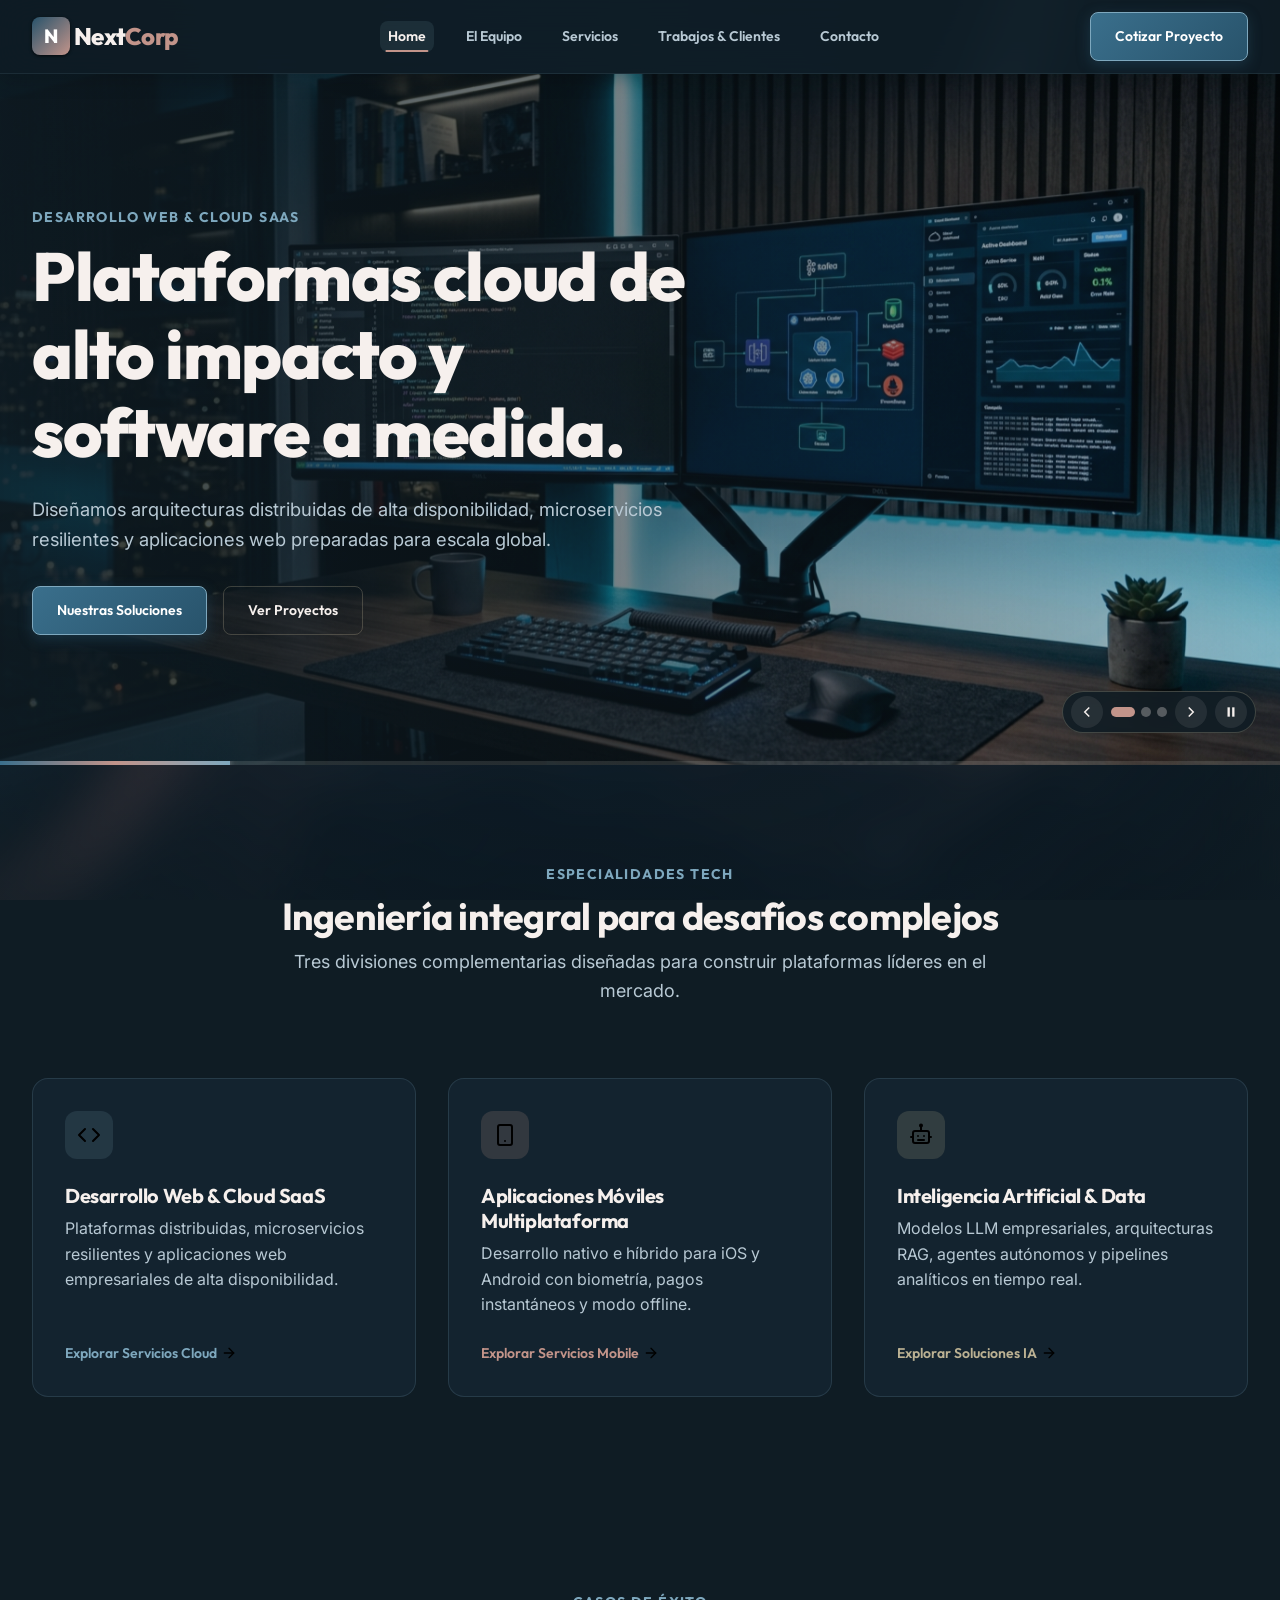
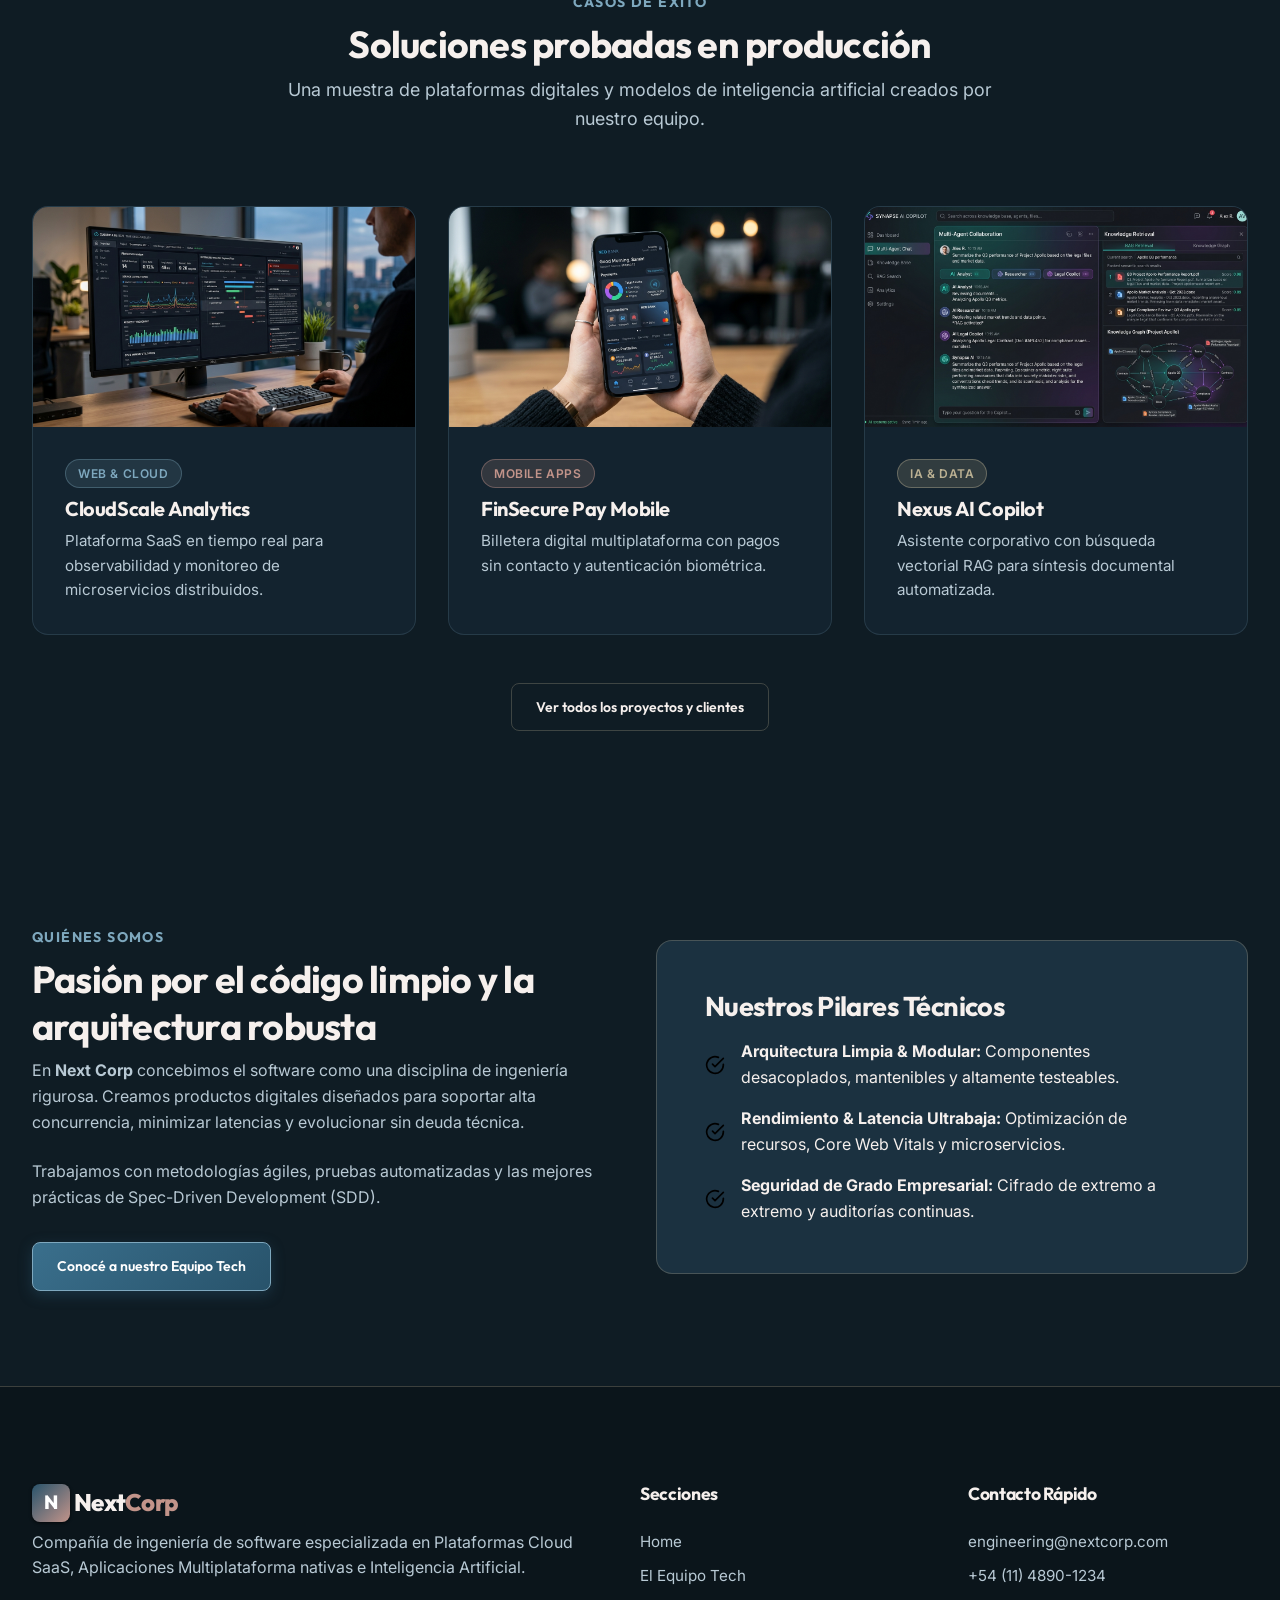
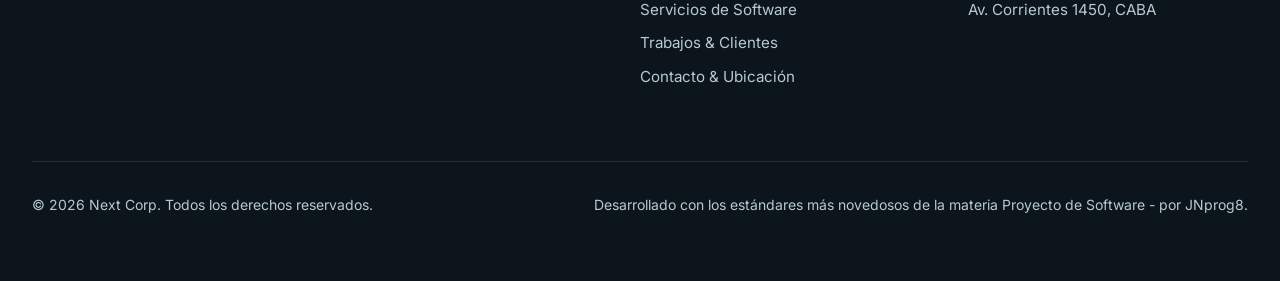
<file: src/index.html>
<!DOCTYPE html>
<html lang="es">
<head>
  <meta charset="UTF-8">
  <meta name="viewport" content="width=device-width, initial-scale=1.0">
  <title>Next Corp — Desarrollo de Software, Cloud & AI</title>
  <meta name="description" content="Next Corp: Soluciones de ingeniería de software a medida, arquitecturas cloud SaaS, aplicaciones móviles nativas y modelos de Inteligencia Artificial con RAG.">
  <meta name="author" content="Next Corp">

  <!-- Google Fonts: Inter & Outfit -->
  <link rel="preconnect" href="https://fonts.googleapis.com">
  <link rel="preconnect" href="https://fonts.gstatic.com" crossorigin>
  <link href="https://fonts.googleapis.com/css2?family=Inter:wght@300;400;500;600;700&family=Outfit:wght@500;600;700;800&display=swap" rel="stylesheet">

  <!-- Estilos Modulares -->
  <link rel="stylesheet" href="css/variables.css">
  <link rel="stylesheet" href="css/base.css">
  <link rel="stylesheet" href="css/layout.css">
  <link rel="stylesheet" href="css/components.css">
  <link rel="stylesheet" href="css/animations.css">
</head>
<body>
  <!-- Fondo Animado Atmosférico con Efecto Blur -->
  <div class="site-background" aria-hidden="true">
    <img src="assets/img/background-animated.gif" alt="" class="site-background__media">
    <div class="site-background__overlay"></div>
  </div>

  <!-- Barra de Progreso de Navegación Superior (Top Progress Bar) -->
  <div class="page-progress-bar" aria-hidden="true"></div>

  <!-- Enlace accesible para saltar al contenido principal -->
  <a class="skip-link" href="#main">Saltar al contenido principal</a>

  <!-- ==========================================================================
       Header y Navegación Principal
       ========================================================================== -->
  <header class="site-header" data-header>
    <div class="container site-header__inner">
      <a href="index.html" class="logo" aria-label="Next Corp, ir a la página de inicio">
        <span class="logo__mark" aria-hidden="true">N</span>
        <span>Next<span class="logo__accent">Corp</span></span>
      </a>

      <!-- Navegación Desktop -->
      <nav class="site-nav" aria-label="Navegación principal">
        <a href="index.html" class="site-nav__link is-active" data-nav-link>Home</a>
        <a href="equipo.html" class="site-nav__link" data-nav-link>El Equipo</a>
        <a href="servicios.html" class="site-nav__link" data-nav-link>Servicios</a>
        <a href="trabajos.html" class="site-nav__link" data-nav-link>Trabajos & Clientes</a>
        <a href="contacto.html" class="site-nav__link" data-nav-link>Contacto</a>
      </nav>

      <div class="flex items-center gap-sm">
        <a href="contacto.html" class="btn btn--primary" id="header-cta-btn">Cotizar Proyecto</a>
        <button type="button" class="nav-toggle" aria-label="Abrir menú de navegación" aria-expanded="false" data-nav-toggle>
          <span class="nav-toggle__bar" aria-hidden="true"></span>
          <span class="nav-toggle__bar" aria-hidden="true"></span>
          <span class="nav-toggle__bar" aria-hidden="true"></span>
        </button>
      </div>
    </div>

    <!-- Menú Móvil -->
    <div class="mobile-nav" data-mobile-nav aria-label="Menú móvil">
      <a href="index.html" class="mobile-nav__link is-active" data-nav-link>Home</a>
      <a href="equipo.html" class="mobile-nav__link" data-nav-link>El Equipo</a>
      <a href="servicios.html" class="mobile-nav__link" data-nav-link>Servicios</a>
      <a href="trabajos.html" class="mobile-nav__link" data-nav-link>Trabajos & Clientes</a>
      <a href="contacto.html" class="mobile-nav__link" data-nav-link>Contacto</a>
    </div>
  </header>

  <main id="main" class="page-content">
    <!-- ==========================================================================
         Hero con Carrusel Interactivo Horizontal (5s)
         ========================================================================== -->
    <section class="hero" aria-label="Presentación principal de Next Corp">
      <div class="carousel" data-carousel>
        <div class="carousel__track">
          
          <!-- Slide 1: Web & Cloud -->
          <article class="carousel__slide is-active" data-carousel-slide>
            <div class="carousel__bg">
              <img src="assets/img/hero/hero_web_cloud.jpg" alt="Ingeniería de software, plataformas web y arquitectura cloud" fetchpriority="high">
            </div>
            <div class="container">
              <div class="carousel__content">
                <p class="eyebrow">Desarrollo Web & Cloud SaaS</p>
                <h1 class="carousel__title">Plataformas cloud de alto impacto y software a medida.</h1>
                <p class="carousel__description">
                  Diseñamos arquitecturas distribuidas de alta disponibilidad, microservicios resilientes y aplicaciones web preparadas para escala global.
                </p>
                <div class="carousel__actions">
                  <a href="servicios.html" class="btn btn--primary">Nuestras Soluciones</a>
                  <a href="trabajos.html" class="btn btn--outline">Ver Proyectos</a>
                </div>
              </div>
            </div>
          </article>

          <!-- Slide 2: Mobile Apps -->
          <article class="carousel__slide" data-carousel-slide>
            <div class="carousel__bg">
              <img src="assets/img/hero/hero_mobile_apps.jpg" alt="Desarrollo de aplicaciones móviles para iOS y Android" loading="lazy">
            </div>
            <div class="container">
              <div class="carousel__content">
                <p class="eyebrow" style="color: var(--color-secondary);">Mobile Engineering</p>
                <h2 class="carousel__title">Experiencias móviles fluidas, nativas y multiplataforma.</h2>
                <p class="carousel__description">
                  Creamos aplicaciones para iOS y Android con micro-interacciones de alta fidelidad, capacidades offline-first y seguridad de nivel bancario.
                </p>
                <div class="carousel__actions">
                  <a href="servicios.html#mobile" class="btn btn--secondary">Desarrollo Móvil</a>
                  <a href="trabajos.html" class="btn btn--outline">Ver Apps</a>
                </div>
              </div>
            </div>
          </article>

          <!-- Slide 3: AI & Data -->
          <article class="carousel__slide" data-carousel-slide>
            <div class="carousel__bg">
              <img src="assets/img/hero/hero_ai_data.jpg" alt="Inteligencia artificial generativa, modelos LLM y analítica de datos" loading="lazy">
            </div>
            <div class="container">
              <div class="carousel__content">
                <p class="eyebrow" style="color: var(--color-sand);">Inteligencia Artificial & Data</p>
                <h2 class="carousel__title">Modelos LLM, arquitecturas RAG y análisis predictivo.</h2>
                <p class="carousel__description">
                  Potenciamos procesos de negocio integrando agentes inteligentes autónomos, búsqueda semántica vectorial y pipelines analíticos en tiempo real.
                </p>
                <div class="carousel__actions">
                  <a href="servicios.html#ai" class="btn btn--primary">Soluciones de IA</a>
                  <a href="contacto.html" class="btn btn--outline">Consultar Especialistas</a>
                </div>
              </div>
            </div>
          </article>

        </div>

        <!-- Barra de Carga y Progreso del Carrusel (5s con avance automático) -->
        <div class="carousel__progress" aria-hidden="true">
          <div class="carousel__progress-bar" data-carousel-progress></div>
        </div>

        <!-- Controles del Carrusel -->
        <div class="carousel__controls">
          <button type="button" class="carousel__btn" data-carousel-prev aria-label="Slide anterior">
            <svg width="18" height="18" viewBox="0 0 24 24" fill="none" stroke="currentColor" stroke-width="2" aria-hidden="true"><polyline points="15 18 9 12 15 6"></polyline></svg>
          </button>

          <div class="carousel__indicators" data-carousel-dots aria-label="Seleccionar diapositiva"></div>

          <button type="button" class="carousel__btn" data-carousel-next aria-label="Slide siguiente">
            <svg width="18" height="18" viewBox="0 0 24 24" fill="none" stroke="currentColor" stroke-width="2" aria-hidden="true"><polyline points="9 18 15 12 9 6"></polyline></svg>
          </button>

          <button type="button" class="carousel__btn" data-carousel-pause aria-label="Pausar carrusel" aria-pressed="false">
            <svg width="14" height="14" viewBox="0 0 24 24" fill="currentColor" aria-hidden="true"><rect x="6" y="4" width="4" height="16"></rect><rect x="14" y="4" width="4" height="16"></rect></svg>
          </button>
        </div>
      </div>
    </section>

    <!-- ==========================================================================
         Sección: Resumen de Servicios y Especialidades
         ========================================================================== -->
    <section class="section section--featured" aria-label="Especialidades de Software">
      <div class="container">
        <div class="section-header" data-animate>
          <p class="eyebrow">Especialidades Tech</p>
          <h2 class="section-title">Ingeniería integral para desafíos complejos</h2>
          <p class="section-subtitle">Tres divisiones complementarias diseñadas para construir plataformas líderes en el mercado.</p>
        </div>

        <div class="grid grid--3-col">
          <!-- Card 1 -->
          <article class="strip-card" data-animate data-delay="100">
            <div>
              <div class="strip-card__icon" aria-hidden="true">
                <img src="assets/icons/code.svg" width="24" height="24" alt="">
              </div>
              <h3 class="strip-card__title">Desarrollo Web & Cloud SaaS</h3>
              <p>Plataformas distribuidas, microservicios resilientes y aplicaciones web empresariales de alta disponibilidad.</p>
            </div>
            <a href="servicios.html" class="strip-card__link">
              <span>Explorar Servicios Cloud</span>
              <img src="assets/icons/arrow-right.svg" width="16" height="16" alt="" aria-hidden="true">
            </a>
          </article>

          <!-- Card 2 -->
          <article class="strip-card" data-animate data-delay="200">
            <div>
              <div class="strip-card__icon strip-card__icon--orange" aria-hidden="true">
                <img src="assets/icons/smartphone.svg" width="24" height="24" alt="">
              </div>
              <h3 class="strip-card__title">Aplicaciones Móviles Multiplataforma</h3>
              <p>Desarrollo nativo e híbrido para iOS y Android con biometría, pagos instantáneos y modo offline.</p>
            </div>
            <a href="servicios.html#mobile" class="strip-card__link" style="color: var(--color-secondary);">
              <span>Explorar Servicios Mobile</span>
              <img src="assets/icons/arrow-right.svg" width="16" height="16" alt="" aria-hidden="true">
            </a>
          </article>

          <!-- Card 3 -->
          <article class="strip-card" data-animate data-delay="300">
            <div>
              <div class="strip-card__icon strip-card__icon--teal" aria-hidden="true">
                <img src="assets/icons/robot.svg" width="24" height="24" alt="">
              </div>
              <h3 class="strip-card__title">Inteligencia Artificial & Data</h3>
              <p>Modelos LLM empresariales, arquitecturas RAG, agentes autónomos y pipelines analíticos en tiempo real.</p>
            </div>
            <a href="servicios.html#ai" class="strip-card__link" style="color: var(--color-sand);">
              <span>Explorar Soluciones IA</span>
              <img src="assets/icons/arrow-right.svg" width="16" height="16" alt="" aria-hidden="true">
            </a>
          </article>
        </div>
      </div>
    </section>

    <!-- ==========================================================================
         Sección: Resumen de Casos de Éxito
         ========================================================================== -->
    <section class="section" aria-label="Casos de Éxito">
      <div class="container">
        <div class="section-header" data-animate>
          <p class="eyebrow">Casos de Éxito</p>
          <h2 class="section-title">Soluciones probadas en producción</h2>
          <p class="section-subtitle">Una muestra de plataformas digitales y modelos de inteligencia artificial creados por nuestro equipo.</p>
        </div>

        <div class="grid grid--3-col">
          <article class="project-card" data-animate data-delay="100">
            <div class="project-card__image-wrap">
              <img src="assets/img/portfolio/project_cloud_analytics.jpg" alt="Dashboard SaaS CloudScale Analytics" class="project-card__image" loading="lazy">
            </div>
            <div class="project-card__body">
              <span class="badge project-card__category">Web & Cloud</span>
              <h3 class="project-card__title">CloudScale Analytics</h3>
              <p class="project-card__desc">Plataforma SaaS en tiempo real para observabilidad y monitoreo de microservicios distribuidos.</p>
            </div>
          </article>

          <article class="project-card" data-animate data-delay="200">
            <div class="project-card__image-wrap">
              <img src="assets/img/portfolio/project_fintech_app.jpg" alt="Billetera digital móvil FinSecure Pay" class="project-card__image" loading="lazy">
            </div>
            <div class="project-card__body">
              <span class="badge badge--orange project-card__category">Mobile Apps</span>
              <h3 class="project-card__title">FinSecure Pay Mobile</h3>
              <p class="project-card__desc">Billetera digital multiplataforma con pagos sin contacto y autenticación biométrica.</p>
            </div>
          </article>

          <article class="project-card" data-animate data-delay="300">
            <div class="project-card__image-wrap">
              <img src="assets/img/portfolio/project_ai_copilot.jpg" alt="Copiloto inteligente Nexus AI" class="project-card__image" loading="lazy">
            </div>
            <div class="project-card__body">
              <span class="badge badge--teal project-card__category">IA & Data</span>
              <h3 class="project-card__title">Nexus AI Copilot</h3>
              <p class="project-card__desc">Asistente corporativo con búsqueda vectorial RAG para síntesis documental automatizada.</p>
            </div>
          </article>
        </div>

        <div class="flex justify-center" style="margin-top: var(--space-xl);" data-animate>
          <a href="trabajos.html" class="btn btn--outline">Ver todos los proyectos y clientes</a>
        </div>
      </div>
    </section>

    <!-- ==========================================================================
         Sección: Resumen de Cultura de Ingeniería
         ========================================================================== -->
    <section class="section section--featured" aria-label="Cultura Institucional">
      <div class="container">
        <div class="grid grid--2-col items-center">
          <div data-animate>
            <p class="eyebrow">Quiénes Somos</p>
            <h2 class="section-title">Pasión por el código limpio y la arquitectura robusta</h2>
            <p style="margin-bottom: var(--space-md);">
              En <strong>Next Corp</strong> concebimos el software como una disciplina de ingeniería rigurosa. Creamos productos digitales diseñados para soportar alta concurrencia, minimizar latencias y evolucionar sin deuda técnica.
            </p>
            <p style="margin-bottom: var(--space-lg);">
              Trabajamos con metodologías ágiles, pruebas automatizadas y las mejores prácticas de Spec-Driven Development (SDD).
            </p>
            <a href="equipo.html" class="btn btn--primary">Conocé a nuestro Equipo Tech</a>
          </div>

          <div data-animate data-delay="200" style="background: var(--md-sys-color-surface-container); border: 1px solid var(--md-sys-color-outline); border-radius: var(--radius-lg); padding: var(--space-xl);">
            <h3 style="color: var(--color-light); margin-bottom: var(--space-sm);">Nuestros Pilares Técnicos</h3>
            <ul style="list-style: none; display: flex; flex-direction: column; gap: var(--space-sm);">
              <li class="flex items-center gap-sm">
                <img src="assets/icons/check-circle.svg" width="20" height="20" alt="" aria-hidden="true">
                <span><strong>Arquitectura Limpia & Modular:</strong> Componentes desacoplados, mantenibles y altamente testeables.</span>
              </li>
              <li class="flex items-center gap-sm">
                <img src="assets/icons/check-circle.svg" width="20" height="20" alt="" aria-hidden="true">
                <span><strong>Rendimiento & Latencia Ultrabaja:</strong> Optimización de recursos, Core Web Vitals y microservicios.</span>
              </li>
              <li class="flex items-center gap-sm">
                <img src="assets/icons/check-circle.svg" width="20" height="20" alt="" aria-hidden="true">
                <span><strong>Seguridad de Grado Empresarial:</strong> Cifrado de extremo a extremo y auditorías continuas.</span>
              </li>
            </ul>
          </div>
        </div>
      </div>
    </section>
  </main>

  <!-- ==========================================================================
       Footer Corporativo
       ========================================================================== -->
  <footer class="site-footer">
    <div class="container">
      <div class="footer-grid">
        <div class="footer-brand">
          <a href="index.html" class="logo" style="margin-bottom: var(--space-xs);">
            <span class="logo__mark" aria-hidden="true">N</span>
            <span>Next<span class="logo__accent">Corp</span></span>
          </a>
          <p>
            Compañía de ingeniería de software especializada en Plataformas Cloud SaaS, Aplicaciones Multiplataforma nativas e Inteligencia Artificial.
          </p>
        </div>

        <div>
          <h4 class="footer-title">Secciones</h4>
          <ul class="footer-links">
            <li><a href="index.html">Home</a></li>
            <li><a href="equipo.html">El Equipo Tech</a></li>
            <li><a href="servicios.html">Servicios de Software</a></li>
            <li><a href="trabajos.html">Trabajos & Clientes</a></li>
            <li><a href="contacto.html">Contacto & Ubicación</a></li>
          </ul>
        </div>

        <div>
          <h4 class="footer-title">Contacto Rápido</h4>
          <ul class="footer-links">
            <li><a href="mailto:engineering@nextcorp.com">engineering@nextcorp.com</a></li>
            <li><a href="tel:+541148901234">+54 (11) 4890-1234</a></li>
            <li><a href="contacto.html">Av. Corrientes 1450, CABA</a></li>
          </ul>
        </div>
      </div>

      <div class="footer-bottom">
        <p>&copy; 2026 Next Corp. Todos los derechos reservados.</p>
        <p>Desarrollado con los estándares más novedosos de la materia Proyecto de Software - por JNprog8.</p>
      </div>
    </div>
  </footer>

  <!-- Script Principal ES Modules -->
  <script type="module" src="./js/main.js"></script>
</body>
</html>
</file>
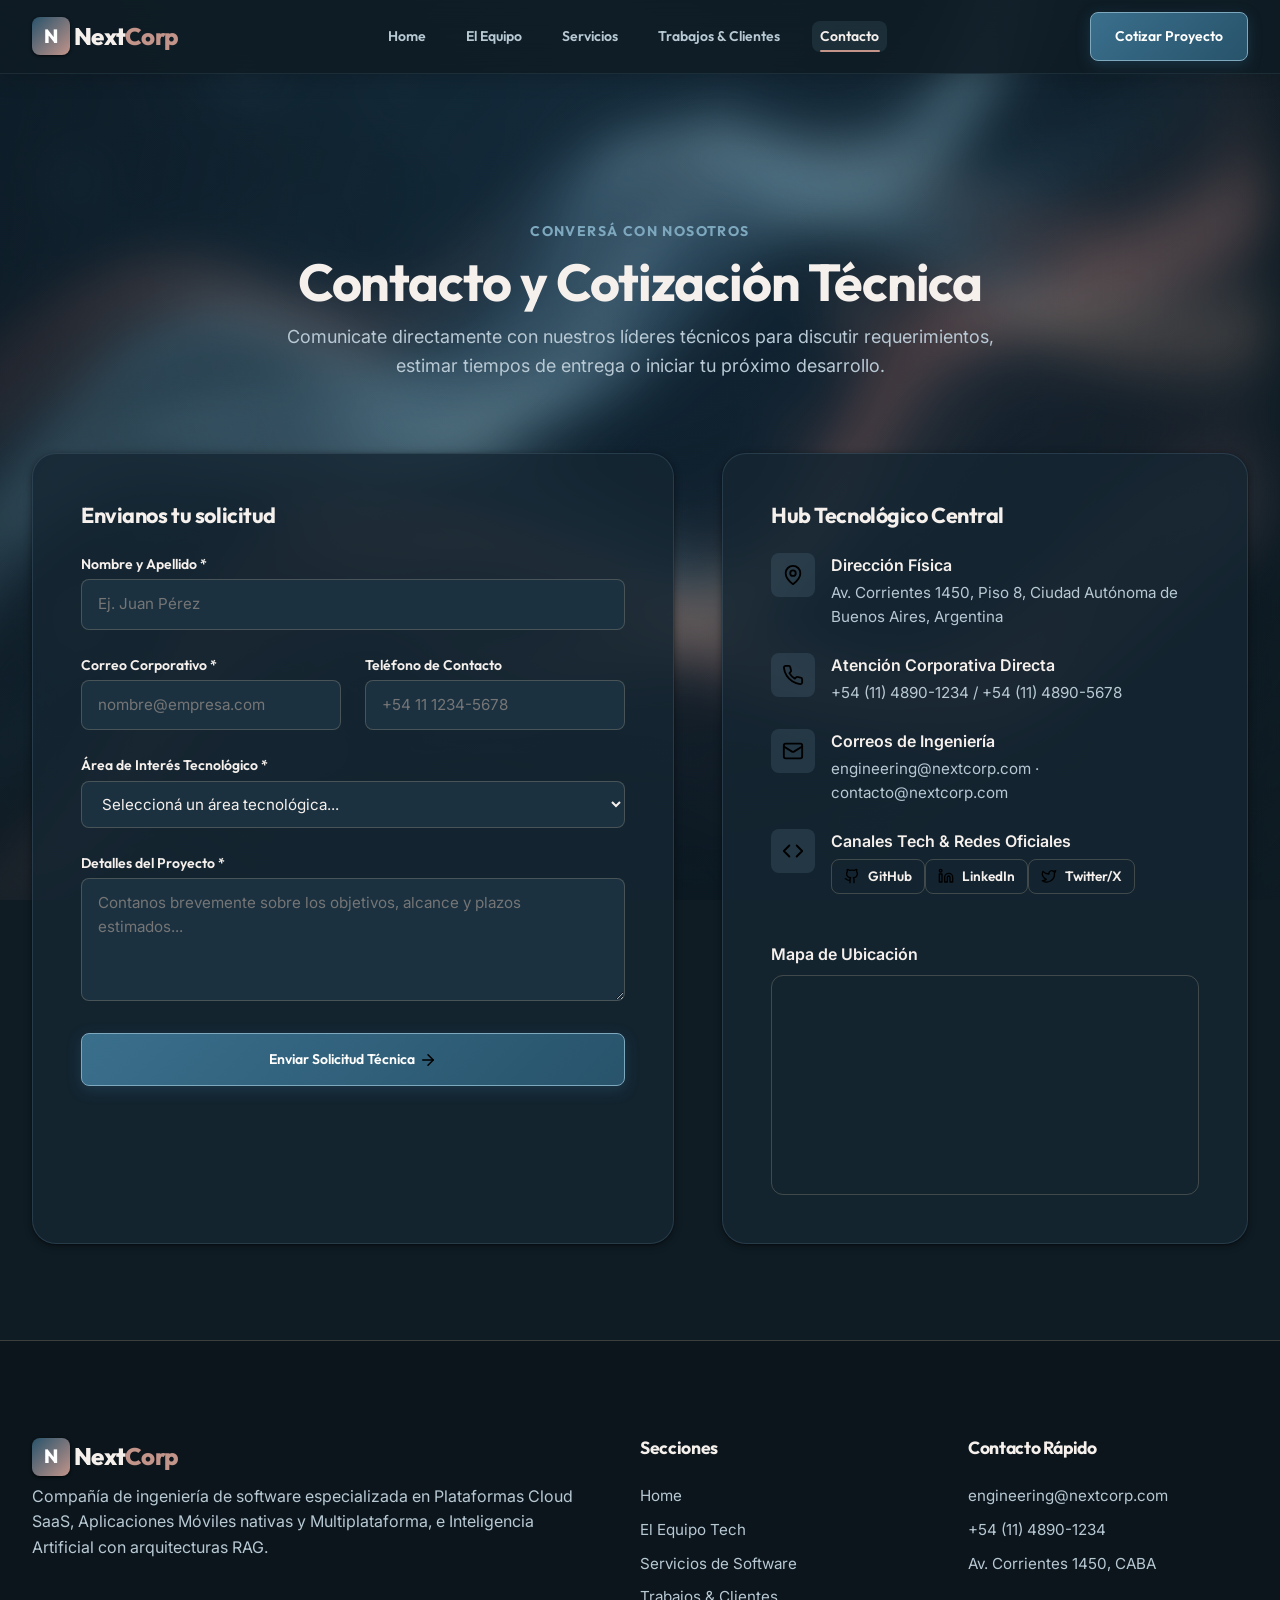
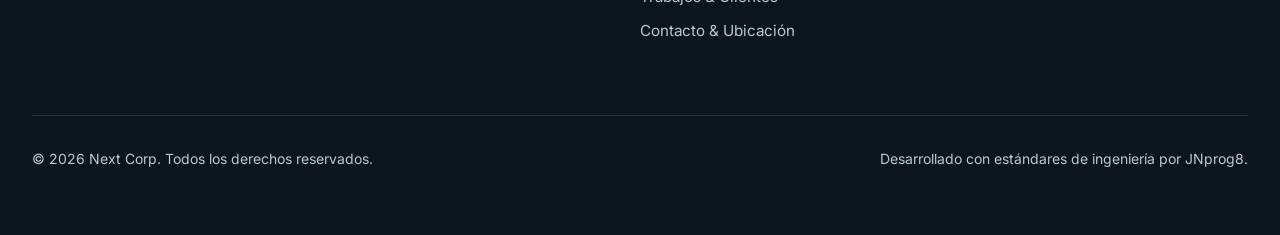
<file: src/contacto.html>
<!DOCTYPE html>
<html lang="es">
<head>
  <meta charset="UTF-8">
  <meta name="viewport" content="width=device-width, initial-scale=1.0">
  <title>Contacto y Cotizaciones — Next Corp</title>
  <meta name="description" content="Comunicate con el equipo de ingeniería de Next Corp para cotizar proyectos de desarrollo web, plataformas cloud, apps móviles o inteligencia artificial.">
  <meta name="author" content="Next Corp">

  <!-- Google Fonts: Inter & Outfit -->
  <link rel="preconnect" href="https://fonts.googleapis.com">
  <link rel="preconnect" href="https://fonts.gstatic.com" crossorigin>
  <link href="https://fonts.googleapis.com/css2?family=Inter:wght@300;400;500;600;700&family=Outfit:wght@500;600;700;800&display=swap" rel="stylesheet">

  <!-- Estilos Modulares -->
  <link rel="stylesheet" href="css/variables.css">
  <link rel="stylesheet" href="css/base.css">
  <link rel="stylesheet" href="css/layout.css">
  <link rel="stylesheet" href="css/components.css">
  <link rel="stylesheet" href="css/animations.css">
</head>
<body>
  <!-- Fondo Animado Atmosférico con Efecto Blur -->
  <div class="site-background" aria-hidden="true">
    <img src="assets/img/background-animated.gif" alt="" class="site-background__media">
    <div class="site-background__overlay"></div>
  </div>

  <!-- Barra de Progreso de Navegación Superior (Top Progress Bar) -->
  <div class="page-progress-bar" aria-hidden="true"></div>

  <!-- Enlace accesible para saltar al contenido principal -->
  <a class="skip-link" href="#main">Saltar al contenido principal</a>

  <!-- ==========================================================================
       Header y Navegación Principal
       ========================================================================== -->
  <header class="site-header" data-header>
    <div class="container site-header__inner">
      <a href="index.html" class="logo" aria-label="Next Corp, ir al inicio">
        <span class="logo__mark" aria-hidden="true">N</span>
        <span>Next<span class="logo__accent">Corp</span></span>
      </a>

      <!-- Navegación Desktop -->
      <nav class="site-nav" aria-label="Navegación principal">
        <a href="index.html" class="site-nav__link" data-nav-link>Home</a>
        <a href="equipo.html" class="site-nav__link" data-nav-link>El Equipo</a>
        <a href="servicios.html" class="site-nav__link" data-nav-link>Servicios</a>
        <a href="trabajos.html" class="site-nav__link" data-nav-link>Trabajos & Clientes</a>
        <a href="contacto.html" class="site-nav__link is-active" data-nav-link>Contacto</a>
      </nav>

      <div class="flex items-center gap-sm">
        <a href="contacto.html" class="btn btn--primary" id="header-cta-btn">Cotizar Proyecto</a>
        <button type="button" class="nav-toggle" aria-label="Abrir menú de navegación" aria-expanded="false" data-nav-toggle>
          <span class="nav-toggle__bar" aria-hidden="true"></span>
          <span class="nav-toggle__bar" aria-hidden="true"></span>
          <span class="nav-toggle__bar" aria-hidden="true"></span>
        </button>
      </div>
    </div>

    <!-- Menú Móvil -->
    <div class="mobile-nav" data-mobile-nav aria-label="Menú móvil">
      <a href="index.html" class="mobile-nav__link" data-nav-link>Home</a>
      <a href="equipo.html" class="mobile-nav__link" data-nav-link>El Equipo</a>
      <a href="servicios.html" class="mobile-nav__link" data-nav-link>Servicios</a>
      <a href="trabajos.html" class="mobile-nav__link" data-nav-link>Trabajos & Clientes</a>
      <a href="contacto.html" class="mobile-nav__link is-active" data-nav-link>Contacto</a>
    </div>
  </header>

  <main id="main" class="page-content" style="padding-top: calc(var(--header-height, 74px) + var(--space-xl));">
    <!-- ==========================================================================
         Encabezado de Contacto
         ========================================================================== -->
    <section class="section" aria-label="Contacto y Asesoramiento">
      <div class="container">
        <div class="section-header" data-animate>
          <p class="eyebrow">Conversá con nosotros</p>
          <h1 class="section-title">Contacto y Cotización Técnica</h1>
          <p class="section-subtitle">
            Comunicate directamente con nuestros líderes técnicos para discutir requerimientos, estimar tiempos de entrega o iniciar tu próximo desarrollo.
          </p>
        </div>

        <div class="contact-grid">
          <!-- Columna Izquierda: Formulario y Panel de Confirmación -->
          <div class="contact-card" data-animate>
            
            <!-- Estado General / Errores de Servidor -->
            <div class="form-status" data-form-status role="status" aria-live="polite"></div>

            <!-- Formulario Interactivo con POST y Action -->
            <form action="/api/contact" method="post" data-contact-form novalidate>
              <h2 style="color: var(--color-light); font-size: 1.35rem; margin-bottom: var(--space-md);">Envianos tu solicitud</h2>

              <div class="form-group">
                <label for="contact-name" class="form-label">Nombre y Apellido *</label>
                <input type="text" id="contact-name" name="name" class="form-control" placeholder="Ej. Juan Pérez" required aria-describedby="error-contact-name">
                <p class="form-error" id="error-contact-name" data-error-for="contact-name" role="alert"></p>
              </div>

              <div class="grid grid--2-col" style="gap: var(--space-md);">
                <div class="form-group">
                  <label for="contact-email" class="form-label">Correo Corporativo *</label>
                  <input type="email" id="contact-email" name="email" class="form-control" placeholder="nombre@empresa.com" required aria-describedby="error-contact-email">
                  <p class="form-error" id="error-contact-email" data-error-for="contact-email" role="alert"></p>
                </div>

                <div class="form-group">
                  <label for="contact-phone" class="form-label">Teléfono de Contacto</label>
                  <input type="tel" id="contact-phone" name="phone" class="form-control" placeholder="+54 11 1234-5678" aria-describedby="error-contact-phone">
                  <p class="form-error" id="error-contact-phone" data-error-for="contact-phone" role="alert"></p>
                </div>
              </div>

              <div class="form-group">
                <label for="contact-service" class="form-label">Área de Interés Tecnológico *</label>
                <select id="contact-service" name="service" class="form-control" style="background-color: var(--md-sys-color-surface-container);" required aria-describedby="error-contact-service">
                  <option value="">Seleccioná un área tecnológica...</option>
                  <option value="web-cloud">Desarrollo Web & Plataformas Cloud SaaS</option>
                  <option value="mobile">Aplicaciones Móviles (iOS / Android)</option>
                  <option value="ai-data">Inteligencia Artificial, RAG & Data Engineering</option>
                  <option value="consulting">Auditoría de Arquitectura & Consultoría</option>
                </select>
                <p class="form-error" id="error-contact-service" data-error-for="contact-service" role="alert"></p>
              </div>

              <div class="form-group">
                <label for="contact-message" class="form-label">Detalles del Proyecto *</label>
                <textarea id="contact-message" name="message" rows="4" class="form-control" placeholder="Contanos brevemente sobre los objetivos, alcance y plazos estimados..." required aria-describedby="error-contact-message"></textarea>
                <p class="form-error" id="error-contact-message" data-error-for="contact-message" role="alert"></p>
              </div>

              <button type="submit" class="btn btn--primary" style="width: 100%; padding-block: 0.9rem;">
                <span>Enviar Solicitud Técnica</span>
                <img src="assets/icons/arrow-right.svg" width="18" height="18" alt="" aria-hidden="true">
              </button>
            </form>

            <!-- Panel de Confirmación Exitosa (Ocultamiento del Formulario + Revelado) -->
            <div class="contact-success-card" data-form-success-card tabindex="-1" aria-live="polite">
              <div class="contact-success-card__icon" aria-hidden="true">
                <svg width="32" height="32" viewBox="0 0 24 24" fill="none" stroke="currentColor" stroke-width="3">
                  <polyline points="20 6 9 17 4 12"></polyline>
                </svg>
              </div>
              <h2 style="color: var(--color-light); font-size: 1.4rem; margin-bottom: var(--space-xs);">¡Solicitud Enviada con Éxito!</h2>
              <p style="margin-bottom: var(--space-lg); color: var(--md-sys-color-on-surface-variant);">
                Hemos recibido tu mensaje correctamente. Un arquitecto de software de <strong>Next Corp</strong> revisará tus requerimientos y se pondrá en contacto dentro de las próximas 24 horas hábiles.
              </p>
              <button type="button" class="btn btn--outline" data-form-new-message>
                <span>Enviar otra consulta</span>
              </button>
            </div>

          </div>

          <!-- Columna Derecha: Información Directa y Mapa Embed -->
          <div class="contact-card" data-animate data-delay="200" style="display: flex; flex-direction: column; justify-content: space-between;">
            <div>
              <h2 style="color: var(--color-light); font-size: 1.35rem; margin-bottom: var(--space-md);">Hub Tecnológico Central</h2>
              
              <ul class="contact-info-list">
                <li class="contact-info-item">
                  <div class="contact-info-icon" aria-hidden="true">
                    <img src="assets/icons/map-pin.svg" width="22" height="22" alt="">
                  </div>
                  <div>
                    <p class="contact-info-title">Dirección Física</p>
                    <p class="contact-info-text">Av. Corrientes 1450, Piso 8, Ciudad Autónoma de Buenos Aires, Argentina</p>
                  </div>
                </li>

                <li class="contact-info-item">
                  <div class="contact-info-icon" aria-hidden="true">
                    <img src="assets/icons/phone.svg" width="22" height="22" alt="">
                  </div>
                  <div>
                    <p class="contact-info-title">Atención Corporativa Directa</p>
                    <p class="contact-info-text">+54 (11) 4890-1234 / +54 (11) 4890-5678</p>
                  </div>
                </li>

                <li class="contact-info-item">
                  <div class="contact-info-icon" aria-hidden="true">
                    <img src="assets/icons/mail.svg" width="22" height="22" alt="">
                  </div>
                  <div>
                    <p class="contact-info-title">Correos de Ingeniería</p>
                    <p class="contact-info-text">engineering@nextcorp.com · contacto@nextcorp.com</p>
                  </div>
                </li>

                <li class="contact-info-item">
                  <div class="contact-info-icon" aria-hidden="true">
                    <img src="assets/icons/code.svg" width="22" height="22" alt="">
                  </div>
                  <div>
                    <p class="contact-info-title">Canales Tech & Redes Oficiales</p>
                    <div class="flex gap-xs" style="margin-top: var(--space-2xs); flex-wrap: wrap;">
                      <a href="https://github.com" target="_blank" rel="noopener noreferrer" class="btn btn--outline" style="padding: 0.35rem 0.75rem; font-size: 0.85rem;" aria-label="GitHub oficial de Next Corp">
                        <img src="assets/icons/github.svg" width="16" height="16" alt="" aria-hidden="true" style="margin-right: 4px; vertical-align: middle;"> GitHub
                      </a>
                      <a href="https://linkedin.com" target="_blank" rel="noopener noreferrer" class="btn btn--outline" style="padding: 0.35rem 0.75rem; font-size: 0.85rem;" aria-label="LinkedIn corporativo de Next Corp">
                        <img src="assets/icons/linkedin.svg" width="16" height="16" alt="" aria-hidden="true" style="margin-right: 4px; vertical-align: middle;"> LinkedIn
                      </a>
                      <a href="https://twitter.com" target="_blank" rel="noopener noreferrer" class="btn btn--outline" style="padding: 0.35rem 0.75rem; font-size: 0.85rem;" aria-label="Twitter X oficial de Next Corp">
                        <img src="assets/icons/twitter.svg" width="16" height="16" alt="" aria-hidden="true" style="margin-right: 4px; vertical-align: middle;"> Twitter/X
                      </a>
                    </div>
                  </div>
                </li>
              </ul>
            </div>

            <!-- Mapa de Ubicación -->
            <div>
              <p class="contact-info-title" style="margin-bottom: var(--space-xs);">Mapa de Ubicación</p>
              <div class="map-container">
                <iframe
                  title="Mapa de ubicación del Hub Tecnológico de Next Corp en Buenos Aires"
                  src="https://www.google.com/maps/embed?pb=!1m18!1m12!1m3!1d3283.840733737213!2d-58.38883582425988!3d-34.608188172951714!2m3!1f0!2f0!3f0!3m2!1i1024!2i768!4f13.1!3m3!1m2!1s0x95bccac4d6d63321%3A0x6b9d62888cf3ca11!2sAv.%20Corrientes%201450%2C%20C1042AAO%20Cdad.%20Aut%C3%B3noma%20de%20Buenos%20Aires!5e0!3m2!1ses!2sar!4v1700000000000!5m2!1es!2sar"
                  allowfullscreen=""
                  loading="lazy"
                  referrerpolicy="no-referrer-when-downgrade">
                </iframe>
              </div>
            </div>
          </div>
        </div>
      </div>
    </section>
  </main>

  <!-- ==========================================================================
       Footer Corporativo
       ========================================================================== -->
  <footer class="site-footer">
    <div class="container">
      <div class="footer-grid">
        <div class="footer-brand">
          <a href="index.html" class="logo" style="margin-bottom: var(--space-xs);">
            <span class="logo__mark" aria-hidden="true">N</span>
            <span>Next<span class="logo__accent">Corp</span></span>
          </a>
          <p>
            Compañía de ingeniería de software especializada en Plataformas Cloud SaaS, Aplicaciones Móviles nativas y Multiplataforma, e Inteligencia Artificial con arquitecturas RAG.
          </p>
        </div>

        <div>
          <h4 class="footer-title">Secciones</h4>
          <ul class="footer-links">
            <li><a href="index.html">Home</a></li>
            <li><a href="equipo.html">El Equipo Tech</a></li>
            <li><a href="servicios.html">Servicios de Software</a></li>
            <li><a href="trabajos.html">Trabajos & Clientes</a></li>
            <li><a href="contacto.html">Contacto & Ubicación</a></li>
          </ul>
        </div>

        <div>
          <h4 class="footer-title">Contacto Rápido</h4>
          <ul class="footer-links">
            <li><a href="mailto:engineering@nextcorp.com">engineering@nextcorp.com</a></li>
            <li><a href="tel:+541148901234">+54 (11) 4890-1234</a></li>
            <li><a href="contacto.html">Av. Corrientes 1450, CABA</a></li>
          </ul>
        </div>
      </div>

      <div class="footer-bottom">
        <p>&copy; 2026 Next Corp. Todos los derechos reservados.</p>
        <p>Desarrollado con estándares de ingeniería por JNprog8.</p>
      </div>
    </div>
  </footer>

  <!-- Script Principal ES Modules -->
  <script type="module" src="./js/main.js"></script>
</body>
</html>
</file>
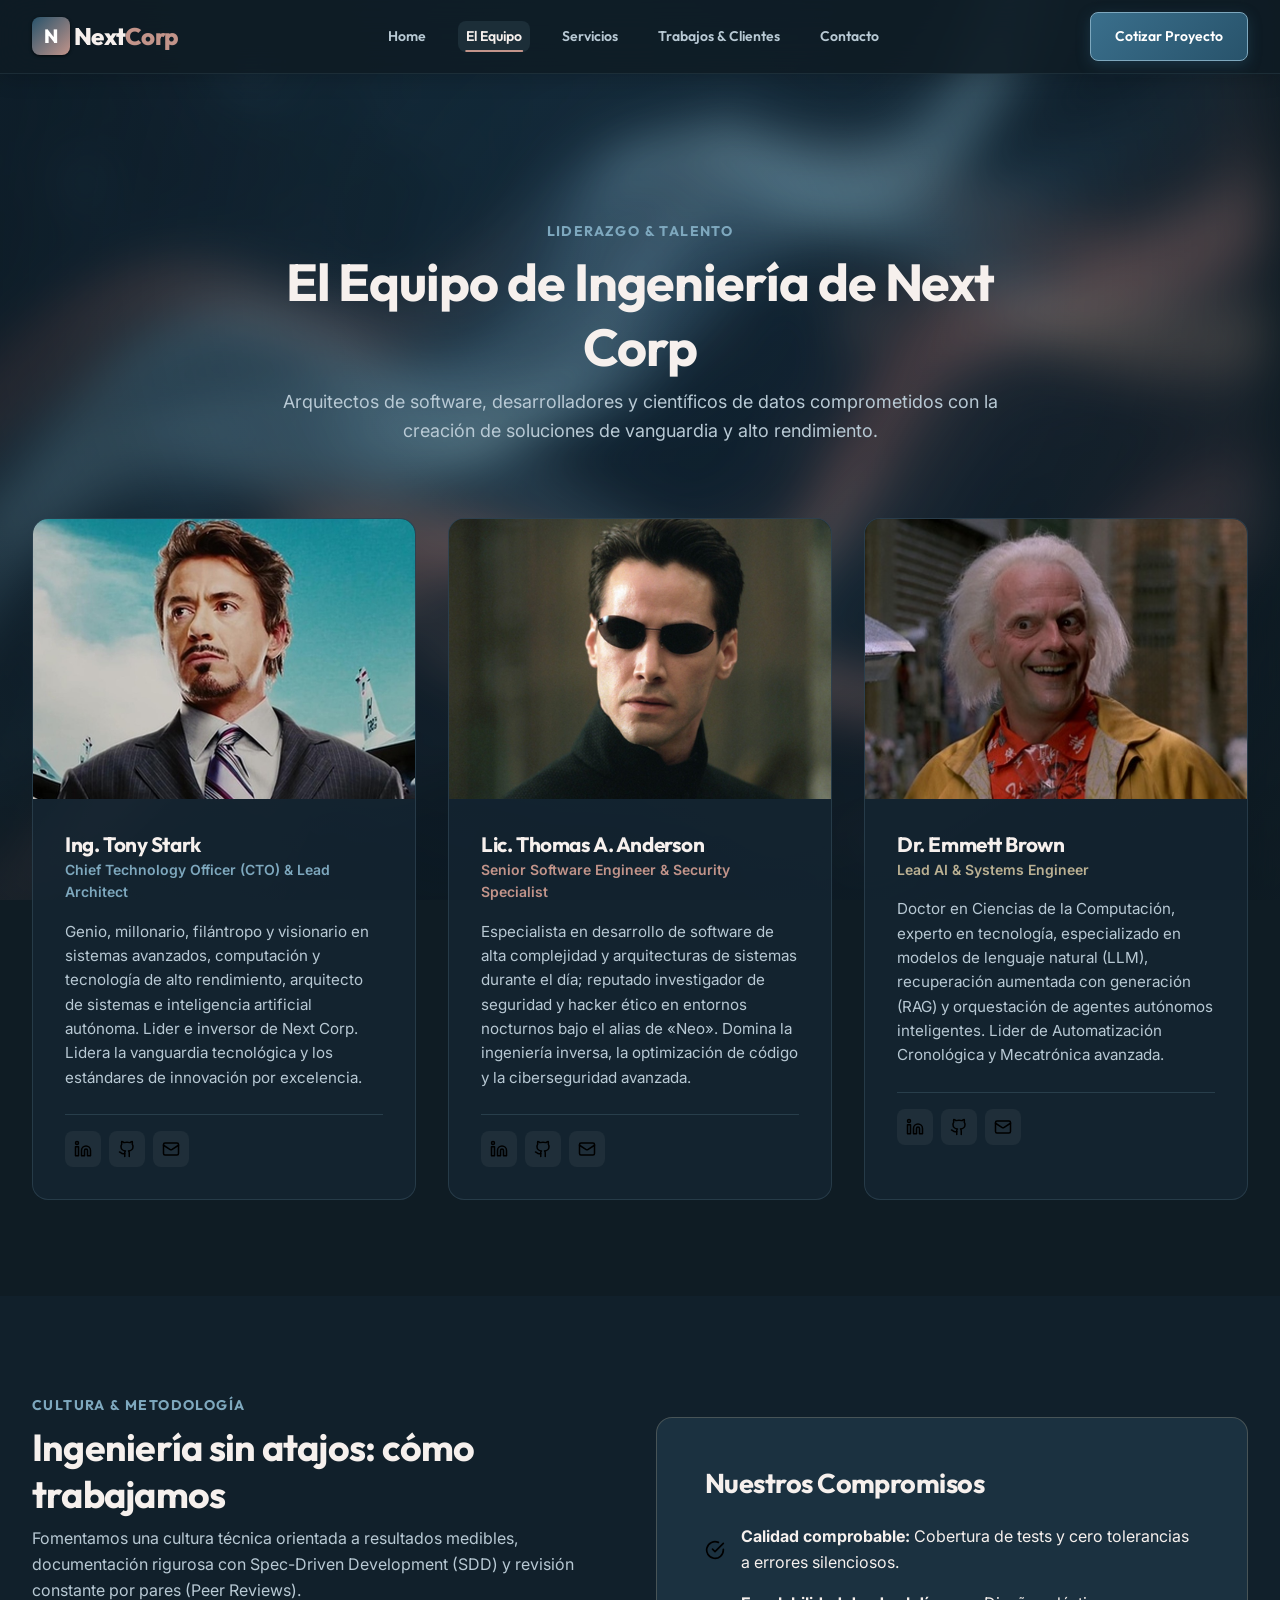
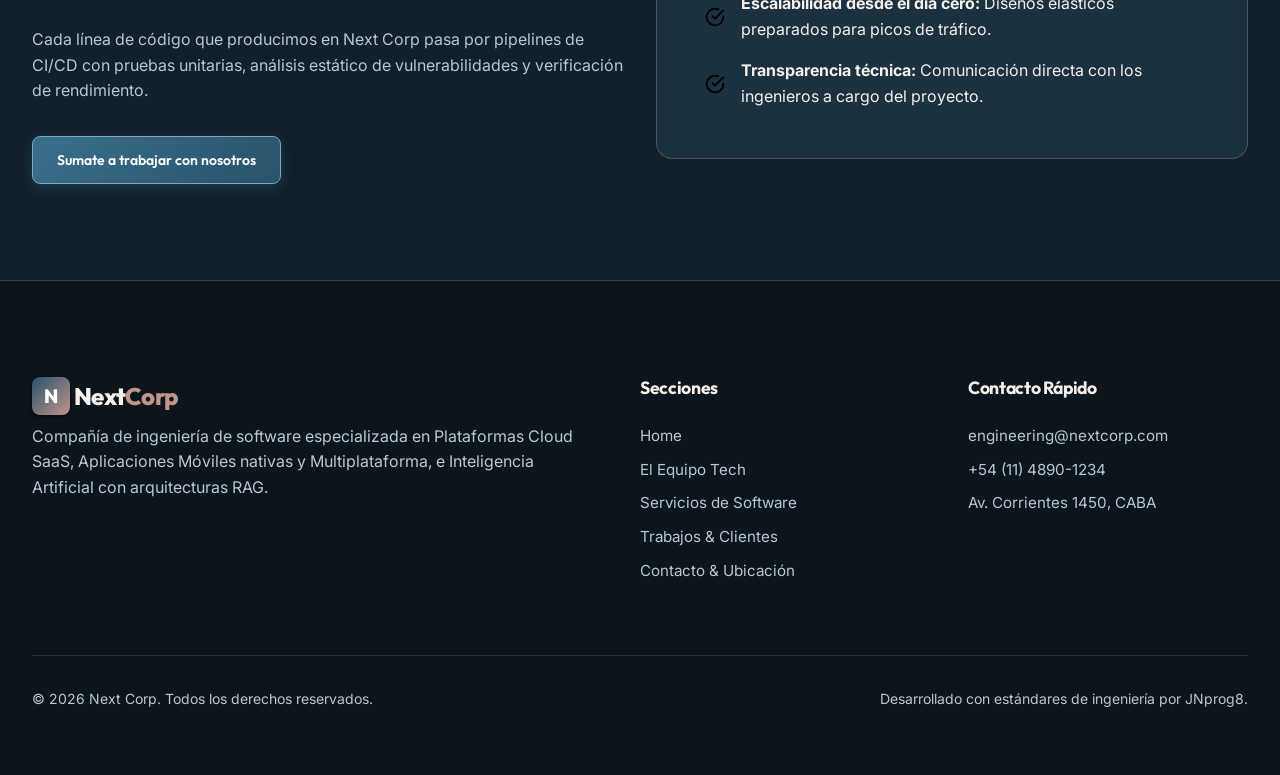
<file: src/equipo.html>
<!DOCTYPE html>
<html lang="es">
<head>
  <meta charset="UTF-8">
  <meta name="viewport" content="width=device-width, initial-scale=1.0">
  <title>El Equipo Tech — Next Corp</title>
  <meta name="description" content="Conocé al equipo de ingeniería de Next Corp: especialistas en arquitectura cloud, desarrollo móvil e inteligencia artificial.">
  <meta name="author" content="Next Corp">

  <!-- Google Fonts: Inter & Outfit -->
  <link rel="preconnect" href="https://fonts.googleapis.com">
  <link rel="preconnect" href="https://fonts.gstatic.com" crossorigin>
  <link href="https://fonts.googleapis.com/css2?family=Inter:wght@300;400;500;600;700&family=Outfit:wght@500;600;700;800&display=swap" rel="stylesheet">

  <!-- Estilos Modulares -->
  <link rel="stylesheet" href="css/variables.css">
  <link rel="stylesheet" href="css/base.css">
  <link rel="stylesheet" href="css/layout.css">
  <link rel="stylesheet" href="css/components.css">
  <link rel="stylesheet" href="css/animations.css">
</head>
<body>
  <!-- Fondo Animado Atmosférico con Efecto Blur -->
  <div class="site-background" aria-hidden="true">
    <img src="assets/img/background-animated.gif" alt="" class="site-background__media">
    <div class="site-background__overlay"></div>
  </div>

  <!-- Barra de Progreso de Navegación Superior (Top Progress Bar) -->
  <div class="page-progress-bar" aria-hidden="true"></div>

  <!-- Enlace accesible para saltar al contenido principal -->
  <a class="skip-link" href="#main">Saltar al contenido principal</a>

  <!-- ==========================================================================
       Header y Navegación Principal
       ========================================================================== -->
  <header class="site-header" data-header>
    <div class="container site-header__inner">
      <a href="index.html" class="logo" aria-label="Next Corp, ir al inicio">
        <span class="logo__mark" aria-hidden="true">N</span>
        <span>Next<span class="logo__accent">Corp</span></span>
      </a>

      <!-- Navegación Desktop -->
      <nav class="site-nav" aria-label="Navegación principal">
        <a href="index.html" class="site-nav__link" data-nav-link>Home</a>
        <a href="equipo.html" class="site-nav__link is-active" data-nav-link>El Equipo</a>
        <a href="servicios.html" class="site-nav__link" data-nav-link>Servicios</a>
        <a href="trabajos.html" class="site-nav__link" data-nav-link>Trabajos & Clientes</a>
        <a href="contacto.html" class="site-nav__link" data-nav-link>Contacto</a>
      </nav>

      <div class="flex items-center gap-sm">
        <a href="contacto.html" class="btn btn--primary" id="header-cta-btn">Cotizar Proyecto</a>
        <button type="button" class="nav-toggle" aria-label="Abrir menú de navegación" aria-expanded="false" data-nav-toggle>
          <span class="nav-toggle__bar" aria-hidden="true"></span>
          <span class="nav-toggle__bar" aria-hidden="true"></span>
          <span class="nav-toggle__bar" aria-hidden="true"></span>
        </button>
      </div>
    </div>

    <!-- Menú Móvil -->
    <div class="mobile-nav" data-mobile-nav aria-label="Menú móvil">
      <a href="index.html" class="mobile-nav__link" data-nav-link>Home</a>
      <a href="equipo.html" class="mobile-nav__link is-active" data-nav-link>El Equipo</a>
      <a href="servicios.html" class="mobile-nav__link" data-nav-link>Servicios</a>
      <a href="trabajos.html" class="mobile-nav__link" data-nav-link>Trabajos & Clientes</a>
      <a href="contacto.html" class="mobile-nav__link" data-nav-link>Contacto</a>
    </div>
  </header>

  <main id="main" class="page-content" style="padding-top: calc(var(--header-height, 74px) + var(--space-xl));">
    <!-- ==========================================================================
         Encabezado de Sección
         ========================================================================== -->
    <section class="section" aria-label="Presentación del Equipo">
      <div class="container">
        <div class="section-header" data-animate>
          <p class="eyebrow">Liderazgo & Talento</p>
          <h1 class="section-title">El Equipo de Ingeniería de Next Corp</h1>
          <p class="section-subtitle">
            Arquitectos de software, desarrolladores y científicos de datos comprometidos con la creación de soluciones de vanguardia y alto rendimiento.
          </p>
        </div>

        <!-- Grid de Integrantes (Mínimo 3 Perfiles de Software) -->
        <div class="grid grid--3-col">
          
          <!-- Integrante 1: CTO -->
          <article class="team-card" data-animate data-delay="100">
            <div class="team-card__image-wrap">
              <img src="assets/img/team/team_tony_stark.jpg" alt="Ing. Tony Stark, Chief Technology Officer & Lead Architect" class="team-card__image" loading="lazy">
            </div>
            <div class="team-card__body">
              <h2 class="team-card__name">Ing. Tony Stark</h2>
              <p class="team-card__role">Chief Technology Officer (CTO) & Lead Architect</p>
              <p class="team-card__bio">
                Genio, millonario, filántropo y visionario en sistemas avanzados, computación y tecnología de alto rendimiento, arquitecto de sistemas e inteligencia artificial autónoma. Lider e inversor de Next Corp. Lidera la vanguardia tecnológica y los estándares de innovación por excelencia.
              </p>
              <div class="team-card__socials">
                <a href="https://linkedin.com" target="_blank" rel="noopener noreferrer" class="team-card__social-link" aria-label="LinkedIn de Tony Stark">
                  <img src="assets/icons/linkedin.svg" width="18" height="18" alt="" aria-hidden="true">
                </a>
                <a href="https://github.com" target="_blank" rel="noopener noreferrer" class="team-card__social-link" aria-label="GitHub de Tony Stark">
                  <img src="assets/icons/github.svg" width="18" height="18" alt="" aria-hidden="true">
                </a>
                <a href="mailto:tony.stark@nextcorp.com" class="team-card__social-link" aria-label="Enviar email a Tony Stark">
                  <img src="assets/icons/mail.svg" width="18" height="18" alt="" aria-hidden="true">
                </a>
              </div>
            </div>
          </article>

          <!-- Integrante 2: Senior Software Engineer & Security Specialist -->
          <article class="team-card" data-animate data-delay="200">
            <div class="team-card__image-wrap">
              <img src="assets/img/team/team_thomas_anderson.jpg" alt="Lic. Thomas A. Anderson (Neo), Senior Software Engineer & Security Specialist" class="team-card__image team-card__image--anderson" loading="lazy">
            </div>
            <div class="team-card__body">
              <h2 class="team-card__name">Lic. Thomas A. Anderson</h2>
              <p class="team-card__role" style="color: var(--color-secondary);">Senior Software Engineer & Security Specialist</p>
              <p class="team-card__bio">
                Especialista en desarrollo de software de alta complejidad y arquitecturas de sistemas durante el día; reputado investigador de seguridad y hacker ético en entornos nocturnos bajo el alias de «Neo». Domina la ingeniería inversa, la optimización de código y la ciberseguridad avanzada.
              </p>
              <div class="team-card__socials">
                <a href="https://linkedin.com" target="_blank" rel="noopener noreferrer" class="team-card__social-link" aria-label="LinkedIn de Thomas A. Anderson">
                  <img src="assets/icons/linkedin.svg" width="18" height="18" alt="" aria-hidden="true">
                </a>
                <a href="https://github.com" target="_blank" rel="noopener noreferrer" class="team-card__social-link" aria-label="GitHub de Thomas A. Anderson (Neo)">
                  <img src="assets/icons/github.svg" width="18" height="18" alt="" aria-hidden="true">
                </a>
                <a href="mailto:thomas.anderson@nextcorp.com" class="team-card__social-link" aria-label="Enviar email a Thomas A. Anderson">
                  <img src="assets/icons/mail.svg" width="18" height="18" alt="" aria-hidden="true">
                </a>
              </div>
            </div>
          </article>

          <!-- Integrante 3: Lead AI -->
          <article class="team-card" data-animate data-delay="300">
            <div class="team-card__image-wrap">
              <img src="assets/img/team/team_emmett_brown.jpg" alt="Dr. Emmett Brown, Lead AI & Systems Engineer" class="team-card__image" loading="lazy">
            </div>
            <div class="team-card__body">
              <h2 class="team-card__name">Dr. Emmett Brown</h2>
              <p class="team-card__role" style="color: var(--color-sand);">Lead AI & Systems Engineer</p>
              <p class="team-card__bio">
                Doctor en Ciencias de la Computación, experto en tecnología, especializado en modelos de lenguaje natural (LLM), recuperación aumentada con generación (RAG) y orquestación de agentes autónomos inteligentes. Lider de Automatización Cronológica y Mecatrónica avanzada.
              </p>
              <div class="team-card__socials">
                <a href="https://linkedin.com" target="_blank" rel="noopener noreferrer" class="team-card__social-link" aria-label="LinkedIn de Dr. Emmett Brown">
                  <img src="assets/icons/linkedin.svg" width="18" height="18" alt="" aria-hidden="true">
                </a>
                <a href="https://github.com" target="_blank" rel="noopener noreferrer" class="team-card__social-link" aria-label="GitHub de Dr. Emmett Brown">
                  <img src="assets/icons/github.svg" width="18" height="18" alt="" aria-hidden="true">
                </a>
                <a href="mailto:emmett.brown@nextcorp.com" class="team-card__social-link" aria-label="Enviar email a Dr. Emmett Brown">
                  <img src="assets/icons/mail.svg" width="18" height="18" alt="" aria-hidden="true">
                </a>
              </div>
            </div>
          </article>
        </div>
      </div>
    </section>

    <!-- ==========================================================================
         Valores y Cultura de Ingeniería
         ========================================================================== -->
    <section class="section section--alt" aria-label="Valores y Cultura">
      <div class="container">
        <div class="grid grid--2-col items-center">
          <div data-animate>
            <p class="eyebrow">Cultura & Metodología</p>
            <h2 class="section-title">Ingeniería sin atajos: cómo trabajamos</h2>
            <p style="margin-bottom: var(--space-md);">
              Fomentamos una cultura técnica orientada a resultados medibles, documentación rigurosa con Spec-Driven Development (SDD) y revisión constante por pares (Peer Reviews).
            </p>
            <p style="margin-bottom: var(--space-lg);">
              Cada línea de código que producimos en Next Corp pasa por pipelines de CI/CD con pruebas unitarias, análisis estático de vulnerabilidades y verificación de rendimiento.
            </p>
            <a href="contacto.html" class="btn btn--primary">Sumate a trabajar con nosotros</a>
          </div>

          <div data-animate data-delay="200" style="background: var(--md-sys-color-surface-container); border: 1px solid var(--md-sys-color-outline); border-radius: var(--radius-lg); padding: var(--space-xl);">
            <h3 style="color: var(--color-light); margin-bottom: var(--space-md);">Nuestros Compromisos</h3>
            <ul style="list-style: none; display: flex; flex-direction: column; gap: var(--space-sm);">
              <li class="flex items-center gap-sm">
                <img src="assets/icons/check-circle.svg" width="20" height="20" alt="" aria-hidden="true">
                <span><strong>Calidad comprobable:</strong> Cobertura de tests y cero tolerancias a errores silenciosos.</span>
              </li>
              <li class="flex items-center gap-sm">
                <img src="assets/icons/check-circle.svg" width="20" height="20" alt="" aria-hidden="true">
                <span><strong>Escalabilidad desde el día cero:</strong> Diseños elásticos preparados para picos de tráfico.</span>
              </li>
              <li class="flex items-center gap-sm">
                <img src="assets/icons/check-circle.svg" width="20" height="20" alt="" aria-hidden="true">
                <span><strong>Transparencia técnica:</strong> Comunicación directa con los ingenieros a cargo del proyecto.</span>
              </li>
            </ul>
          </div>
        </div>
      </div>
    </section>
  </main>

  <!-- ==========================================================================
       Footer Corporativo
       ========================================================================== -->
  <footer class="site-footer">
    <div class="container">
      <div class="footer-grid">
        <div class="footer-brand">
          <a href="index.html" class="logo" style="margin-bottom: var(--space-xs);">
            <span class="logo__mark" aria-hidden="true">N</span>
            <span>Next<span class="logo__accent">Corp</span></span>
          </a>
          <p>
            Compañía de ingeniería de software especializada en Plataformas Cloud SaaS, Aplicaciones Móviles nativas y Multiplataforma, e Inteligencia Artificial con arquitecturas RAG.
          </p>
        </div>

        <div>
          <h4 class="footer-title">Secciones</h4>
          <ul class="footer-links">
            <li><a href="index.html">Home</a></li>
            <li><a href="equipo.html">El Equipo Tech</a></li>
            <li><a href="servicios.html">Servicios de Software</a></li>
            <li><a href="trabajos.html">Trabajos & Clientes</a></li>
            <li><a href="contacto.html">Contacto & Ubicación</a></li>
          </ul>
        </div>

        <div>
          <h4 class="footer-title">Contacto Rápido</h4>
          <ul class="footer-links">
            <li><a href="mailto:engineering@nextcorp.com">engineering@nextcorp.com</a></li>
            <li><a href="tel:+541148901234">+54 (11) 4890-1234</a></li>
            <li><a href="contacto.html">Av. Corrientes 1450, CABA</a></li>
          </ul>
        </div>
      </div>

      <div class="footer-bottom">
        <p>&copy; 2026 Next Corp. Todos los derechos reservados.</p>
        <p>Desarrollado con estándares de ingeniería por JNprog8.</p>
      </div>
    </div>
  </footer>

  <!-- Script Principal ES Modules -->
  <script type="module" src="./js/main.js"></script>
</body>
</html>
</file>
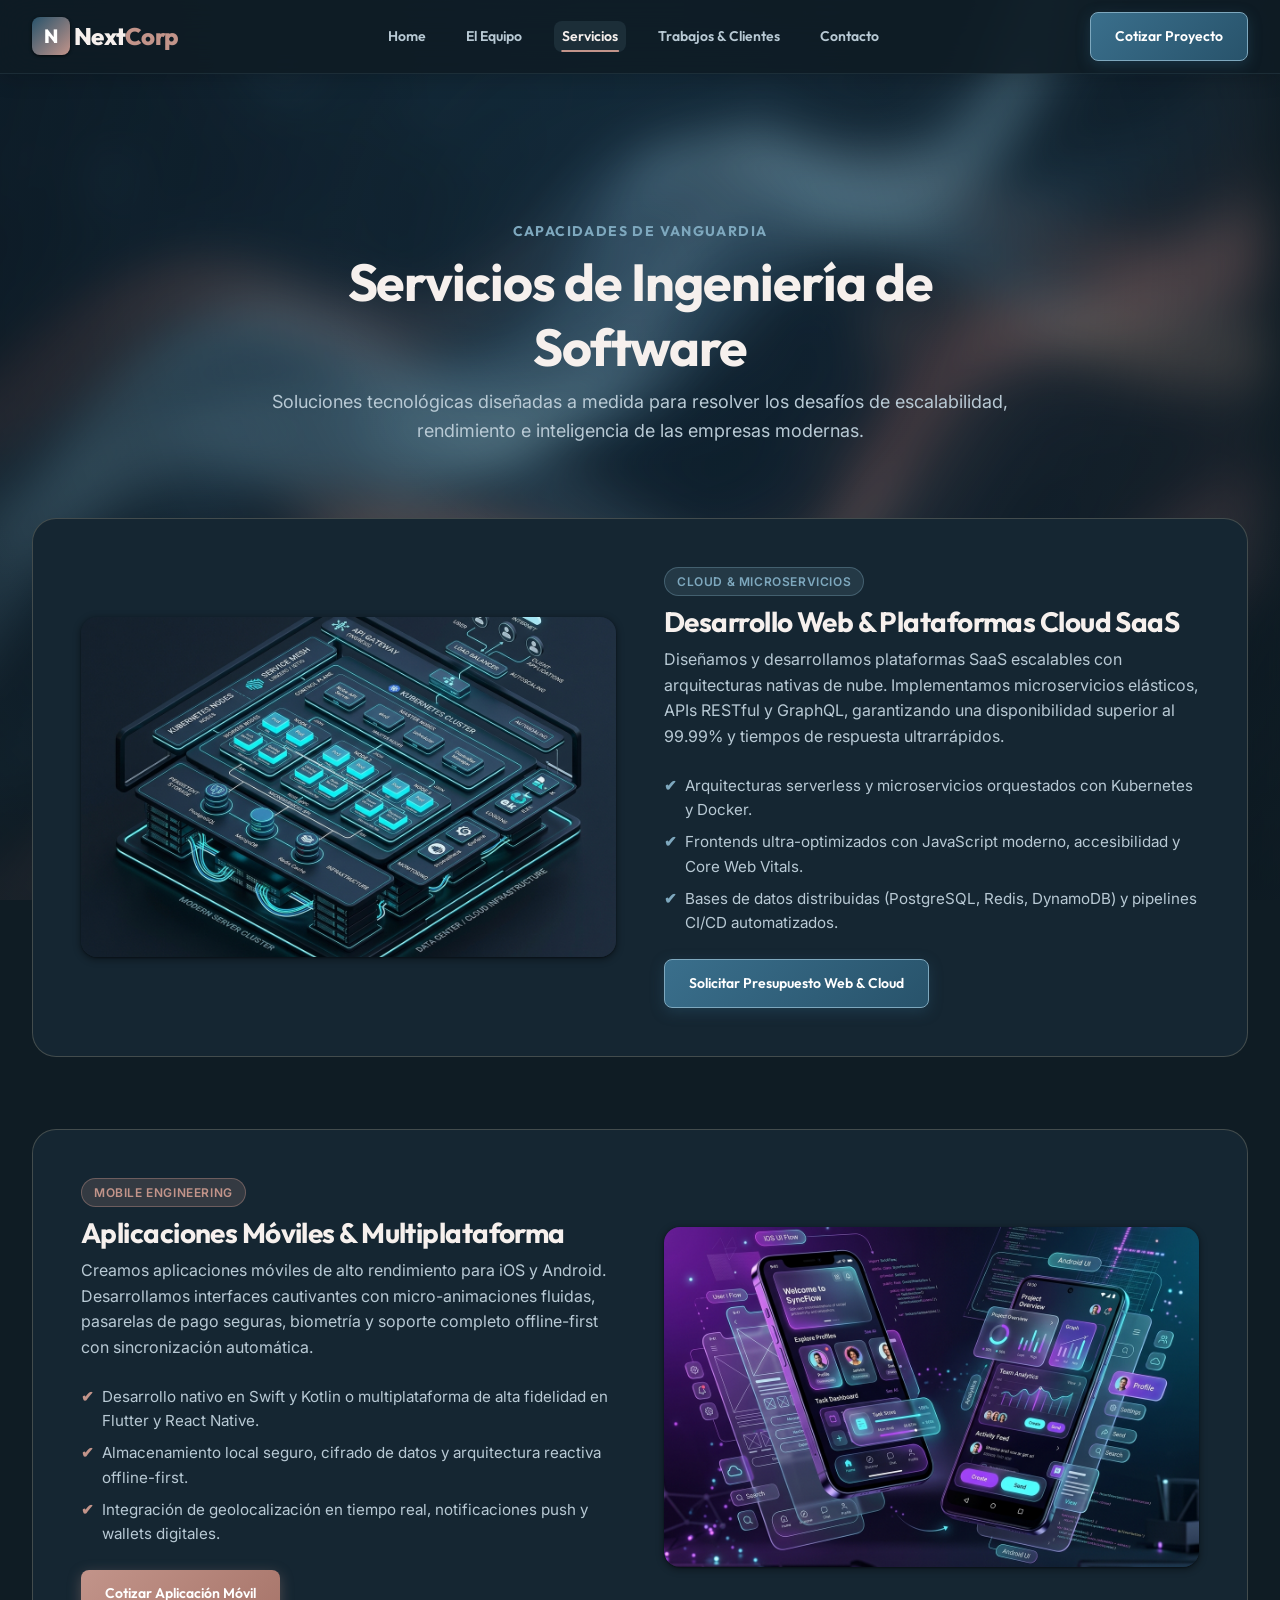
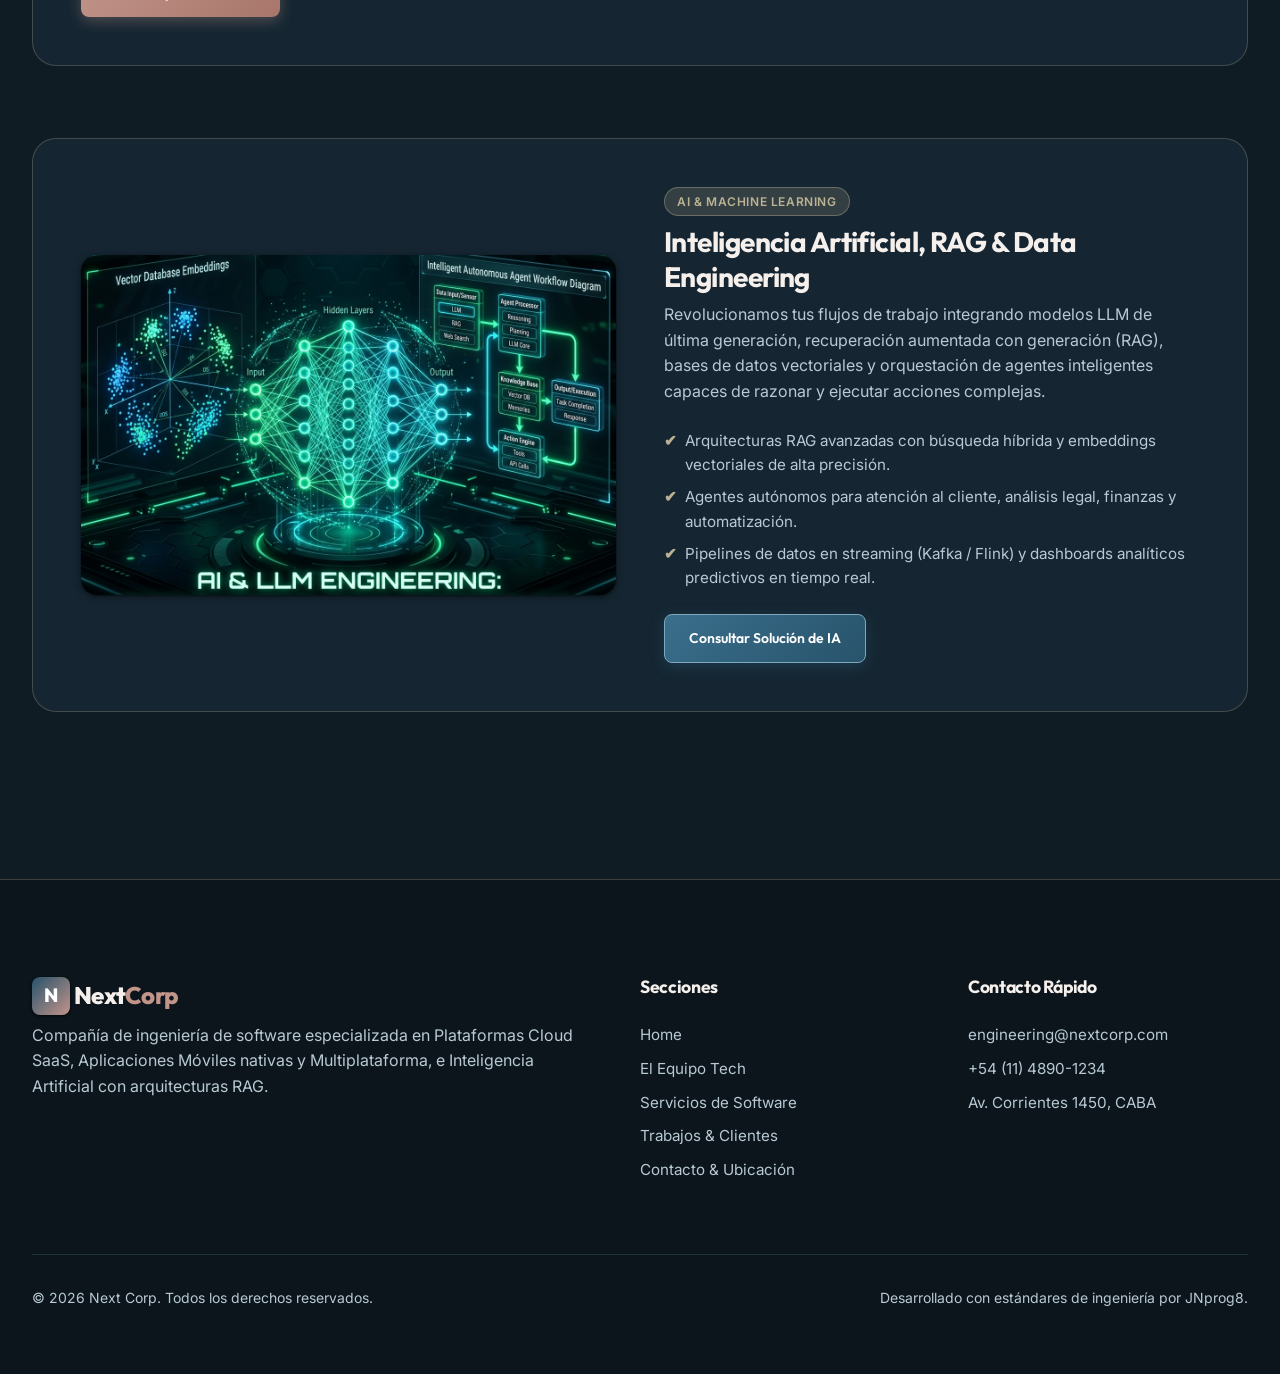
<file: src/servicios.html>
<!DOCTYPE html>
<html lang="es">
<head>
  <meta charset="UTF-8">
  <meta name="viewport" content="width=device-width, initial-scale=1.0">
  <title>Servicios de Software — Next Corp</title>
  <meta name="description" content="Servicios especializados en desarrollo web y plataformas cloud SaaS, aplicaciones móviles iOS/Android, e Inteligencia Artificial con RAG y data engineering.">
  <meta name="author" content="Next Corp">

  <!-- Google Fonts: Inter & Outfit -->
  <link rel="preconnect" href="https://fonts.googleapis.com">
  <link rel="preconnect" href="https://fonts.gstatic.com" crossorigin>
  <link href="https://fonts.googleapis.com/css2?family=Inter:wght@300;400;500;600;700&family=Outfit:wght@500;600;700;800&display=swap" rel="stylesheet">

  <!-- Estilos Modulares -->
  <link rel="stylesheet" href="css/variables.css">
  <link rel="stylesheet" href="css/base.css">
  <link rel="stylesheet" href="css/layout.css">
  <link rel="stylesheet" href="css/components.css">
  <link rel="stylesheet" href="css/animations.css">
</head>
<body>
  <!-- Fondo Animado Atmosférico con Efecto Blur -->
  <div class="site-background" aria-hidden="true">
    <img src="assets/img/background-animated.gif" alt="" class="site-background__media">
    <div class="site-background__overlay"></div>
  </div>

  <!-- Barra de Progreso de Navegación Superior (Top Progress Bar) -->
  <div class="page-progress-bar" aria-hidden="true"></div>

  <!-- Enlace accesible para saltar al contenido principal -->
  <a class="skip-link" href="#main">Saltar al contenido principal</a>

  <!-- ==========================================================================
       Header y Navegación Principal
       ========================================================================== -->
  <header class="site-header" data-header>
    <div class="container site-header__inner">
      <a href="index.html" class="logo" aria-label="Next Corp, ir al inicio">
        <span class="logo__mark" aria-hidden="true">N</span>
        <span>Next<span class="logo__accent">Corp</span></span>
      </a>

      <!-- Navegación Desktop -->
      <nav class="site-nav" aria-label="Navegación principal">
        <a href="index.html" class="site-nav__link" data-nav-link>Home</a>
        <a href="equipo.html" class="site-nav__link" data-nav-link>El Equipo</a>
        <a href="servicios.html" class="site-nav__link is-active" data-nav-link>Servicios</a>
        <a href="trabajos.html" class="site-nav__link" data-nav-link>Trabajos & Clientes</a>
        <a href="contacto.html" class="site-nav__link" data-nav-link>Contacto</a>
      </nav>

      <div class="flex items-center gap-sm">
        <a href="contacto.html" class="btn btn--primary" id="header-cta-btn">Cotizar Proyecto</a>
        <button type="button" class="nav-toggle" aria-label="Abrir menú de navegación" aria-expanded="false" data-nav-toggle>
          <span class="nav-toggle__bar" aria-hidden="true"></span>
          <span class="nav-toggle__bar" aria-hidden="true"></span>
          <span class="nav-toggle__bar" aria-hidden="true"></span>
        </button>
      </div>
    </div>

    <!-- Menú Móvil -->
    <div class="mobile-nav" data-mobile-nav aria-label="Menú móvil">
      <a href="index.html" class="mobile-nav__link" data-nav-link>Home</a>
      <a href="equipo.html" class="mobile-nav__link" data-nav-link>El Equipo</a>
      <a href="servicios.html" class="mobile-nav__link is-active" data-nav-link>Servicios</a>
      <a href="trabajos.html" class="mobile-nav__link" data-nav-link>Trabajos & Clientes</a>
      <a href="contacto.html" class="mobile-nav__link" data-nav-link>Contacto</a>
    </div>
  </header>

  <main id="main" class="page-content" style="padding-top: calc(var(--header-height, 74px) + var(--space-xl));">
    <!-- ==========================================================================
         Encabezado de Servicios
         ========================================================================== -->
    <section class="section" aria-label="Servicios de Ingeniería de Software">
      <div class="container">
        <div class="section-header" data-animate>
          <p class="eyebrow">Capacidades de Vanguardia</p>
          <h1 class="section-title">Servicios de Ingeniería de Software</h1>
          <p class="section-subtitle">
            Soluciones tecnológicas diseñadas a medida para resolver los desafíos de escalabilidad, rendimiento e inteligencia de las empresas modernas.
          </p>
        </div>

        <!-- Servicio 1: Web & Cloud SaaS -->
        <article id="web-cloud" class="service-block" data-animate>
          <div class="service-block__image-wrap">
            <img src="assets/img/services/service_cloud.jpg" alt="Desarrollo Web y Plataformas Cloud SaaS" class="service-block__image" loading="lazy">
          </div>
          <div class="service-block__content">
            <span class="badge">Cloud & Microservicios</span>
            <h2 style="font-size: 1.75rem; margin-block: var(--space-xs); color: var(--color-light);">Desarrollo Web & Plataformas Cloud SaaS</h2>
            <p>
              Diseñamos y desarrollamos plataformas SaaS escalables con arquitecturas nativas de nube. Implementamos microservicios elásticos, APIs RESTful y GraphQL, garantizando una disponibilidad superior al 99.99% y tiempos de respuesta ultrarrápidos.
            </p>
            <ul class="service-block__features">
              <li class="service-block__feature-item">
                <span class="service-block__feature-icon" aria-hidden="true">✔</span>
                <span>Arquitecturas serverless y microservicios orquestados con Kubernetes y Docker.</span>
              </li>
              <li class="service-block__feature-item">
                <span class="service-block__feature-icon" aria-hidden="true">✔</span>
                <span>Frontends ultra-optimizados con JavaScript moderno, accesibilidad y Core Web Vitals.</span>
              </li>
              <li class="service-block__feature-item">
                <span class="service-block__feature-icon" aria-hidden="true">✔</span>
                <span>Bases de datos distribuidas (PostgreSQL, Redis, DynamoDB) y pipelines CI/CD automatizados.</span>
              </li>
            </ul>
            <a href="contacto.html?service=web-cloud" class="btn btn--primary">Solicitar Presupuesto Web & Cloud</a>
          </div>
        </article>

        <!-- Servicio 2: Mobile Apps -->
        <article id="mobile" class="service-block service-block--reverse" data-animate>
          <div class="service-block__image-wrap">
            <img src="assets/img/services/service_mobile.jpg" alt="Desarrollo de Aplicaciones Móviles Nativas y Multiplataforma" class="service-block__image" loading="lazy">
          </div>
          <div class="service-block__content">
            <span class="badge badge--orange">Mobile Engineering</span>
            <h2 style="font-size: 1.75rem; margin-block: var(--space-xs); color: var(--color-light);">Aplicaciones Móviles & Multiplataforma</h2>
            <p>
              Creamos aplicaciones móviles de alto rendimiento para iOS y Android. Desarrollamos interfaces cautivantes con micro-animaciones fluidas, pasarelas de pago seguras, biometría y soporte completo offline-first con sincronización automática.
            </p>
            <ul class="service-block__features">
              <li class="service-block__feature-item">
                <span class="service-block__feature-icon" style="color: var(--color-secondary);" aria-hidden="true">✔</span>
                <span>Desarrollo nativo en Swift y Kotlin o multiplataforma de alta fidelidad en Flutter y React Native.</span>
              </li>
              <li class="service-block__feature-item">
                <span class="service-block__feature-icon" style="color: var(--color-secondary);" aria-hidden="true">✔</span>
                <span>Almacenamiento local seguro, cifrado de datos y arquitectura reactiva offline-first.</span>
              </li>
              <li class="service-block__feature-item">
                <span class="service-block__feature-icon" style="color: var(--color-secondary);" aria-hidden="true">✔</span>
                <span>Integración de geolocalización en tiempo real, notificaciones push y wallets digitales.</span>
              </li>
            </ul>
            <a href="contacto.html?service=mobile" class="btn btn--secondary">Cotizar Aplicación Móvil</a>
          </div>
        </article>

        <!-- Servicio 3: IA & Data -->
        <article id="ai" class="service-block" data-animate>
          <div class="service-block__image-wrap">
            <img src="assets/img/services/service_ai.jpg" alt="Inteligencia Artificial, RAG y Data Engineering" class="service-block__image" loading="lazy">
          </div>
          <div class="service-block__content">
            <span class="badge badge--teal">AI & Machine Learning</span>
            <h2 style="font-size: 1.75rem; margin-block: var(--space-xs); color: var(--color-light);">Inteligencia Artificial, RAG & Data Engineering</h2>
            <p>
              Revolucionamos tus flujos de trabajo integrando modelos LLM de última generación, recuperación aumentada con generación (RAG), bases de datos vectoriales y orquestación de agentes inteligentes capaces de razonar y ejecutar acciones complejas.
            </p>
            <ul class="service-block__features">
              <li class="service-block__feature-item">
                <span class="service-block__feature-icon" style="color: var(--color-sand);" aria-hidden="true">✔</span>
                <span>Arquitecturas RAG avanzadas con búsqueda híbrida y embeddings vectoriales de alta precisión.</span>
              </li>
              <li class="service-block__feature-item">
                <span class="service-block__feature-icon" style="color: var(--color-sand);" aria-hidden="true">✔</span>
                <span>Agentes autónomos para atención al cliente, análisis legal, finanzas y automatización.</span>
              </li>
              <li class="service-block__feature-item">
                <span class="service-block__feature-icon" style="color: var(--color-sand);" aria-hidden="true">✔</span>
                <span>Pipelines de datos en streaming (Kafka / Flink) y dashboards analíticos predictivos en tiempo real.</span>
              </li>
            </ul>
            <a href="contacto.html?service=ai-data" class="btn btn--primary">Consultar Solución de IA</a>
          </div>
        </article>

      </div>
    </section>
  </main>

  <!-- ==========================================================================
       Footer Corporativo
       ========================================================================== -->
  <footer class="site-footer">
    <div class="container">
      <div class="footer-grid">
        <div class="footer-brand">
          <a href="index.html" class="logo" style="margin-bottom: var(--space-xs);">
            <span class="logo__mark" aria-hidden="true">N</span>
            <span>Next<span class="logo__accent">Corp</span></span>
          </a>
          <p>
            Compañía de ingeniería de software especializada en Plataformas Cloud SaaS, Aplicaciones Móviles nativas y Multiplataforma, e Inteligencia Artificial con arquitecturas RAG.
          </p>
        </div>

        <div>
          <h4 class="footer-title">Secciones</h4>
          <ul class="footer-links">
            <li><a href="index.html">Home</a></li>
            <li><a href="equipo.html">El Equipo Tech</a></li>
            <li><a href="servicios.html">Servicios de Software</a></li>
            <li><a href="trabajos.html">Trabajos & Clientes</a></li>
            <li><a href="contacto.html">Contacto & Ubicación</a></li>
          </ul>
        </div>

        <div>
          <h4 class="footer-title">Contacto Rápido</h4>
          <ul class="footer-links">
            <li><a href="mailto:engineering@nextcorp.com">engineering@nextcorp.com</a></li>
            <li><a href="tel:+541148901234">+54 (11) 4890-1234</a></li>
            <li><a href="contacto.html">Av. Corrientes 1450, CABA</a></li>
          </ul>
        </div>
      </div>

      <div class="footer-bottom">
        <p>&copy; 2026 Next Corp. Todos los derechos reservados.</p>
        <p>Desarrollado con estándares de ingeniería por JNprog8.</p>
      </div>
    </div>
  </footer>

  <!-- Script Principal ES Modules -->
  <script type="module" src="./js/main.js"></script>
</body>
</html>
</file>
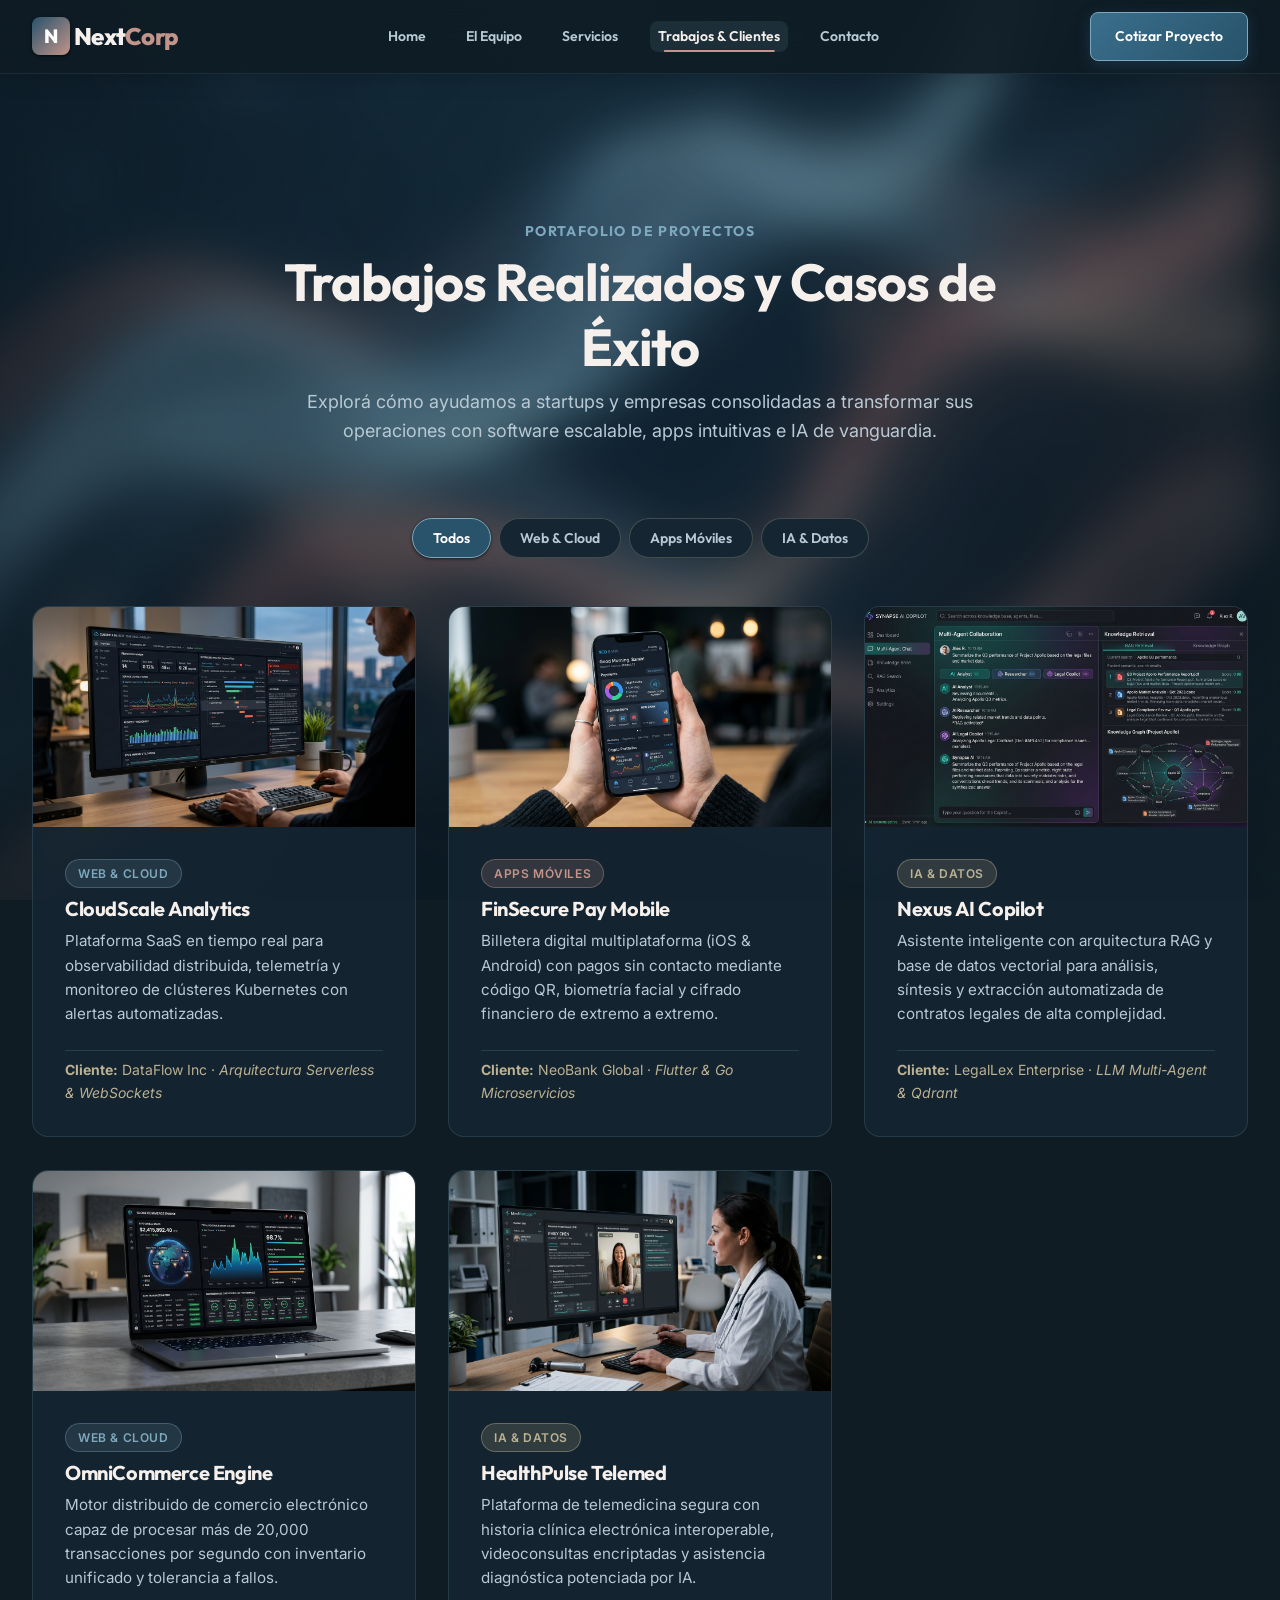
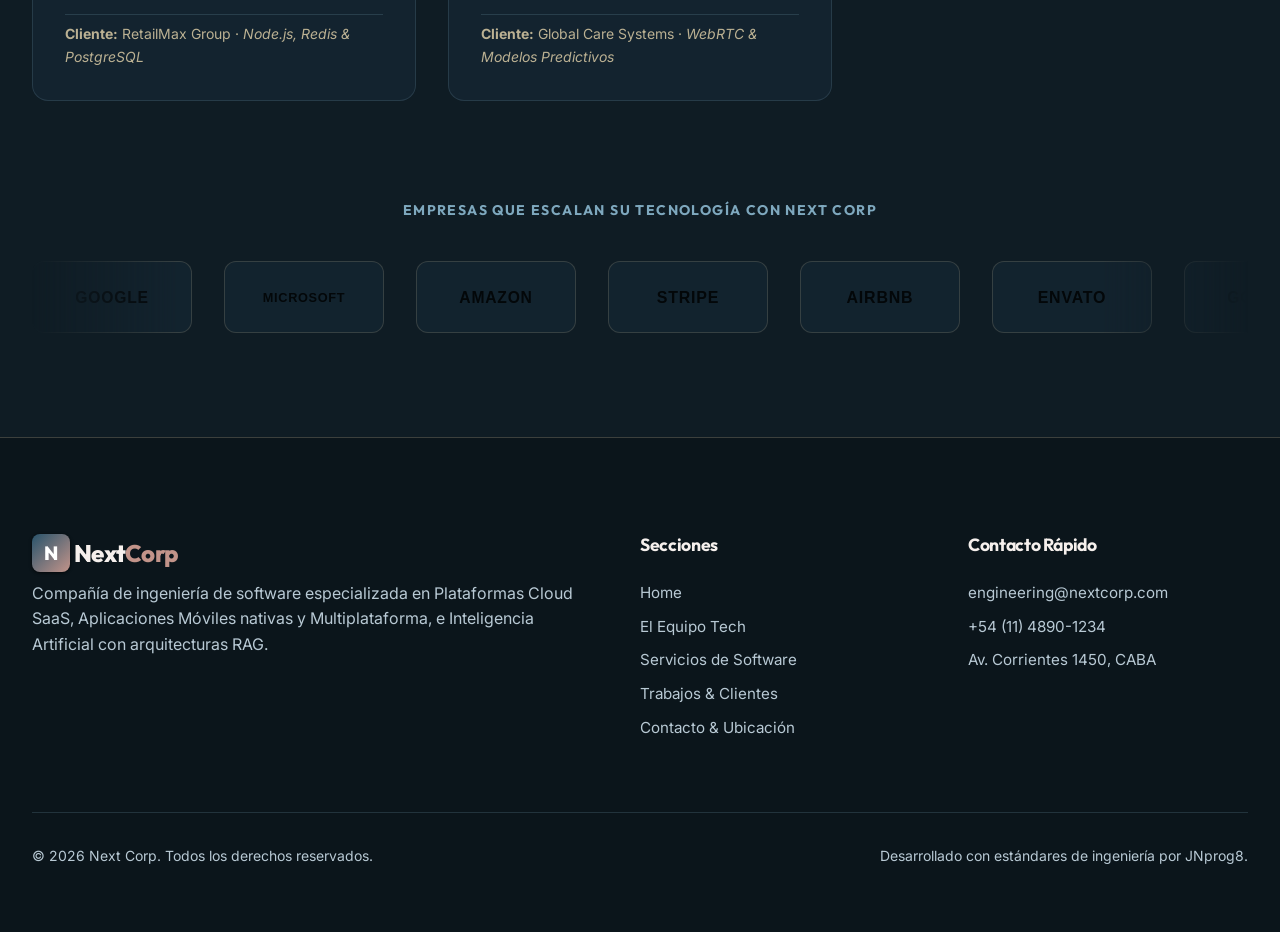
<file: src/trabajos.html>
<!DOCTYPE html>
<html lang="es">
<head>
  <meta charset="UTF-8">
  <meta name="viewport" content="width=device-width, initial-scale=1.0">
  <title>Trabajos & Clientes — Next Corp</title>
  <meta name="description" content="Casos de éxito y proyectos destacados de desarrollo de software, plataformas cloud, apps móviles e inteligencia artificial por Next Corp.">
  <meta name="author" content="Next Corp">

  <!-- Google Fonts: Inter & Outfit -->
  <link rel="preconnect" href="https://fonts.googleapis.com">
  <link rel="preconnect" href="https://fonts.gstatic.com" crossorigin>
  <link href="https://fonts.googleapis.com/css2?family=Inter:wght@300;400;500;600;700&family=Outfit:wght@500;600;700;800&display=swap" rel="stylesheet">

  <!-- Estilos Modulares -->
  <link rel="stylesheet" href="css/variables.css">
  <link rel="stylesheet" href="css/base.css">
  <link rel="stylesheet" href="css/layout.css">
  <link rel="stylesheet" href="css/components.css">
  <link rel="stylesheet" href="css/animations.css">
</head>
<body>
  <!-- Fondo Animado Atmosférico con Efecto Blur -->
  <div class="site-background" aria-hidden="true">
    <img src="assets/img/background-animated.gif" alt="" class="site-background__media">
    <div class="site-background__overlay"></div>
  </div>

  <!-- Barra de Progreso de Navegación Superior (Top Progress Bar) -->
  <div class="page-progress-bar" aria-hidden="true"></div>

  <!-- Enlace accesible para saltar al contenido principal -->
  <a class="skip-link" href="#main">Saltar al contenido principal</a>

  <!-- ==========================================================================
       Header y Navegación Principal
       ========================================================================== -->
  <header class="site-header" data-header>
    <div class="container site-header__inner">
      <a href="index.html" class="logo" aria-label="Next Corp, ir al inicio">
        <span class="logo__mark" aria-hidden="true">N</span>
        <span>Next<span class="logo__accent">Corp</span></span>
      </a>

      <!-- Navegación Desktop -->
      <nav class="site-nav" aria-label="Navegación principal">
        <a href="index.html" class="site-nav__link" data-nav-link>Home</a>
        <a href="equipo.html" class="site-nav__link" data-nav-link>El Equipo</a>
        <a href="servicios.html" class="site-nav__link" data-nav-link>Servicios</a>
        <a href="trabajos.html" class="site-nav__link is-active" data-nav-link>Trabajos & Clientes</a>
        <a href="contacto.html" class="site-nav__link" data-nav-link>Contacto</a>
      </nav>

      <div class="flex items-center gap-sm">
        <a href="contacto.html" class="btn btn--primary" id="header-cta-btn">Cotizar Proyecto</a>
        <button type="button" class="nav-toggle" aria-label="Abrir menú de navegación" aria-expanded="false" data-nav-toggle>
          <span class="nav-toggle__bar" aria-hidden="true"></span>
          <span class="nav-toggle__bar" aria-hidden="true"></span>
          <span class="nav-toggle__bar" aria-hidden="true"></span>
        </button>
      </div>
    </div>

    <!-- Menú Móvil -->
    <div class="mobile-nav" data-mobile-nav aria-label="Menú móvil">
      <a href="index.html" class="mobile-nav__link" data-nav-link>Home</a>
      <a href="equipo.html" class="mobile-nav__link" data-nav-link>El Equipo</a>
      <a href="servicios.html" class="mobile-nav__link" data-nav-link>Servicios</a>
      <a href="trabajos.html" class="mobile-nav__link is-active" data-nav-link>Trabajos & Clientes</a>
      <a href="contacto.html" class="mobile-nav__link" data-nav-link>Contacto</a>
    </div>
  </header>

  <main id="main" class="page-content" style="padding-top: calc(var(--header-height, 74px) + var(--space-xl));">
    <!-- ==========================================================================
         Encabezado de Proyectos & Portafolio
         ========================================================================== -->
    <section class="section" aria-label="Portafolio de Proyectos de Software">
      <div class="container">
        <div class="section-header" data-animate>
          <p class="eyebrow">Portafolio de Proyectos</p>
          <h1 class="section-title">Trabajos Realizados y Casos de Éxito</h1>
          <p class="section-subtitle">
            Explorá cómo ayudamos a startups y empresas consolidadas a transformar sus operaciones con software escalable, apps intuitivas e IA de vanguardia.
          </p>
        </div>

        <!-- Filtros de Categoría Tech -->
        <div class="portfolio-filters" data-portfolio-filters role="group" aria-label="Filtrar proyectos por especialidad de software" data-animate>
          <button type="button" class="filter-btn is-active" data-portfolio-filter="all" aria-pressed="true">Todos</button>
          <button type="button" class="filter-btn" data-portfolio-filter="web-cloud" aria-pressed="false">Web & Cloud</button>
          <button type="button" class="filter-btn" data-portfolio-filter="mobile" aria-pressed="false">Apps Móviles</button>
          <button type="button" class="filter-btn" data-portfolio-filter="ai-data" aria-pressed="false">IA & Datos</button>
        </div>

        <!-- Grid de Proyectos (5 Casos de Éxito Requeridos) -->
        <div class="grid grid--3-col" data-portfolio-grid>
          
          <!-- Proyecto 1: CloudScale Analytics -->
          <article class="project-card" data-portfolio-item="web-cloud" data-animate data-delay="100">
            <div class="project-card__image-wrap">
              <img src="assets/img/portfolio/project_cloud_analytics.jpg" alt="Dashboard SaaS CloudScale Analytics" class="project-card__image" loading="lazy">
            </div>
            <div class="project-card__body">
              <span class="badge project-card__category">Web & Cloud</span>
              <h2 class="project-card__title">CloudScale Analytics</h2>
              <p class="project-card__desc">
                Plataforma SaaS en tiempo real para observabilidad distribuida, telemetría y monitoreo de clústeres Kubernetes con alertas automatizadas.
              </p>
              <div class="project-card__client">
                <strong>Cliente:</strong> DataFlow Inc · <em>Arquitectura Serverless & WebSockets</em>
              </div>
            </div>
          </article>

          <!-- Proyecto 2: FinSecure Pay -->
          <article class="project-card" data-portfolio-item="mobile" data-animate data-delay="200">
            <div class="project-card__image-wrap">
              <img src="assets/img/portfolio/project_fintech_app.jpg" alt="Billetera digital móvil FinSecure Pay" class="project-card__image" loading="lazy">
            </div>
            <div class="project-card__body">
              <span class="badge badge--orange project-card__category">Apps Móviles</span>
              <h2 class="project-card__title">FinSecure Pay Mobile</h2>
              <p class="project-card__desc">
                Billetera digital multiplataforma (iOS & Android) con pagos sin contacto mediante código QR, biometría facial y cifrado financiero de extremo a extremo.
              </p>
              <div class="project-card__client">
                <strong>Cliente:</strong> NeoBank Global · <em>Flutter & Go Microservicios</em>
              </div>
            </div>
          </article>

          <!-- Proyecto 3: Nexus AI Copilot -->
          <article class="project-card" data-portfolio-item="ai-data" data-animate data-delay="300">
            <div class="project-card__image-wrap">
              <img src="assets/img/portfolio/project_ai_copilot.jpg" alt="Copiloto corporativo Nexus AI" class="project-card__image" loading="lazy">
            </div>
            <div class="project-card__body">
              <span class="badge badge--teal project-card__category">IA & Datos</span>
              <h2 class="project-card__title">Nexus AI Copilot</h2>
              <p class="project-card__desc">
                Asistente inteligente con arquitectura RAG y base de datos vectorial para análisis, síntesis y extracción automatizada de contratos legales de alta complejidad.
              </p>
              <div class="project-card__client">
                <strong>Cliente:</strong> LegalLex Enterprise · <em>LLM Multi-Agent & Qdrant</em>
              </div>
            </div>
          </article>

          <!-- Proyecto 4: OmniCommerce Engine -->
          <article class="project-card" data-portfolio-item="web-cloud" data-animate data-delay="100">
            <div class="project-card__image-wrap">
              <img src="assets/img/portfolio/project_ecommerce.jpg" alt="Motor transaccional distribuido OmniCommerce Engine" class="project-card__image" loading="lazy">
            </div>
            <div class="project-card__body">
              <span class="badge project-card__category">Web & Cloud</span>
              <h2 class="project-card__title">OmniCommerce Engine</h2>
              <p class="project-card__desc">
                Motor distribuido de comercio electrónico capaz de procesar más de 20,000 transacciones por segundo con inventario unificado y tolerancia a fallos.
              </p>
              <div class="project-card__client">
                <strong>Cliente:</strong> RetailMax Group · <em>Node.js, Redis & PostgreSQL</em>
              </div>
            </div>
          </article>

          <!-- Proyecto 5: HealthPulse Telemed -->
          <article class="project-card" data-portfolio-item="ai-data" data-animate data-delay="200">
            <div class="project-card__image-wrap">
              <img src="assets/img/portfolio/project_telemed.jpg" alt="Plataforma de telemedicina con IA HealthPulse" class="project-card__image" loading="lazy">
            </div>
            <div class="project-card__body">
              <span class="badge badge--teal project-card__category">IA & Datos</span>
              <h2 class="project-card__title">HealthPulse Telemed</h2>
              <p class="project-card__desc">
                Plataforma de telemedicina segura con historia clínica electrónica interoperable, videoconsultas encriptadas y asistencia diagnóstica potenciada por IA.
              </p>
              <div class="project-card__client">
                <strong>Cliente:</strong> Global Care Systems · <em>WebRTC & Modelos Predictivos</em>
              </div>
            </div>
          </article>

        </div>

        <!-- Carrusel Continuo de Marcas y Clientes (Infinite Marquee) -->
        <div class="clients-section" data-animate>
          <p class="eyebrow" style="margin-bottom: var(--space-lg);">Empresas que escalan su tecnología con Next Corp</p>
          <div class="clients-marquee" aria-label="Carrusel continuo de clientes y marcas de confianza">
            <div class="clients-marquee__track">
              <!-- Grupo 1 -->
              <div class="clients-marquee__group">
                <div class="client-logo" title="Google"><img src="assets/img/clients/client_google.svg" alt="Logo de Google"></div>
                <div class="client-logo" title="Microsoft"><img src="assets/img/clients/client_microsoft.svg" alt="Logo de Microsoft"></div>
                <div class="client-logo" title="Amazon"><img src="assets/img/clients/client_amazon.svg" alt="Logo de Amazon"></div>
                <div class="client-logo" title="Stripe"><img src="assets/img/clients/client_stripe.svg" alt="Logo de Stripe"></div>
                <div class="client-logo" title="Airbnb"><img src="assets/img/clients/client_airbnb.svg" alt="Logo de Airbnb"></div>
                <div class="client-logo" title="Envato"><img src="assets/img/clients/client_envato.svg" alt="Logo de Envato"></div>
              </div>
              <!-- Grupo 2 (Duplicado para loop continuo fluido) -->
              <div class="clients-marquee__group" aria-hidden="true">
                <div class="client-logo" title="Google"><img src="assets/img/clients/client_google.svg" alt="Logo de Google"></div>
                <div class="client-logo" title="Microsoft"><img src="assets/img/clients/client_microsoft.svg" alt="Logo de Microsoft"></div>
                <div class="client-logo" title="Amazon"><img src="assets/img/clients/client_amazon.svg" alt="Logo de Amazon"></div>
                <div class="client-logo" title="Stripe"><img src="assets/img/clients/client_stripe.svg" alt="Logo de Stripe"></div>
                <div class="client-logo" title="Airbnb"><img src="assets/img/clients/client_airbnb.svg" alt="Logo de Airbnb"></div>
                <div class="client-logo" title="Envato"><img src="assets/img/clients/client_envato.svg" alt="Logo de Envato"></div>
              </div>
            </div>
          </div>
        </div>
      </div>
    </section>
  </main>

  <!-- ==========================================================================
       Footer Corporativo
       ========================================================================== -->
  <footer class="site-footer">
    <div class="container">
      <div class="footer-grid">
        <div class="footer-brand">
          <a href="index.html" class="logo" style="margin-bottom: var(--space-xs);">
            <span class="logo__mark" aria-hidden="true">N</span>
            <span>Next<span class="logo__accent">Corp</span></span>
          </a>
          <p>
            Compañía de ingeniería de software especializada en Plataformas Cloud SaaS, Aplicaciones Móviles nativas y Multiplataforma, e Inteligencia Artificial con arquitecturas RAG.
          </p>
        </div>

        <div>
          <h4 class="footer-title">Secciones</h4>
          <ul class="footer-links">
            <li><a href="index.html">Home</a></li>
            <li><a href="equipo.html">El Equipo Tech</a></li>
            <li><a href="servicios.html">Servicios de Software</a></li>
            <li><a href="trabajos.html">Trabajos & Clientes</a></li>
            <li><a href="contacto.html">Contacto & Ubicación</a></li>
          </ul>
        </div>

        <div>
          <h4 class="footer-title">Contacto Rápido</h4>
          <ul class="footer-links">
            <li><a href="mailto:engineering@nextcorp.com">engineering@nextcorp.com</a></li>
            <li><a href="tel:+541148901234">+54 (11) 4890-1234</a></li>
            <li><a href="contacto.html">Av. Corrientes 1450, CABA</a></li>
          </ul>
        </div>
      </div>

      <div class="footer-bottom">
        <p>&copy; 2026 Next Corp. Todos los derechos reservados.</p>
        <p>Desarrollado con estándares de ingeniería por JNprog8.</p>
      </div>
    </div>
  </footer>

  <!-- Script Principal ES Modules -->
  <script type="module" src="./js/main.js"></script>
</body>
</html>
</file>
<file: src/css/variables.css>
:root {
  /* ==========================================================================
     Design Tokens - Paleta Armónica UX/UI Solicitada
     #28536B (Azul Petróleo), #C2948A (Dusty Rose), #7EA8BE (Azul Aero),
     #F6F0ED (Blanco Alabastro / Fondo Claro), #BBB193 (Sage Arena)
     ========================================================================== */
  
  /* Colores Base de la Paleta */
  --color-primary: #28536B;            /* Azul petróleo / Navy profundo corporativo */
  --color-primary-dark: #173241;       /* Azul petróleo oscuro para fondos y headers */
  --color-primary-light: #3a6f8c;      /* Azul petróleo brillante */

  --color-secondary: #C2948A;          /* Dusty Rose / Arcilla cálida (Acento y botones secundarios) */
  --color-secondary-dark: #a8766b;
  --color-secondary-light: #d6b2aa;

  --color-tertiary: #7EA8BE;           /* Azul Aero / Celeste suave (Links, badges, highlights) */
  --color-tertiary-dark: #5c8b9f;
  --color-tertiary-light: #a3c4d5;

  --color-light: #F6F0ED;              /* Blanco Alabastro / Lino suave (Superficie clara y textos) */
  --color-sand: #BBB193;               /* Sage Arena / Dorado suave (Detalles sutiles, bordes, tags) */

  /* Roles Tonales Material Design 3 */
  --md-sys-color-primary: var(--color-primary);
  --md-sys-color-on-primary: #ffffff;
  --md-sys-color-primary-container: #d8e5ed;
  --md-sys-color-on-primary-container: #102430;

  --md-sys-color-secondary: var(--color-secondary);
  --md-sys-color-on-secondary: #ffffff;
  --md-sys-color-secondary-container: #faebe8;
  --md-sys-color-on-secondary-container: #44241d;

  --md-sys-color-tertiary: var(--color-tertiary);
  --md-sys-color-on-tertiary: #ffffff;
  --md-sys-color-tertiary-container: #e6f0f5;
  --md-sys-color-on-tertiary-container: #1b3542;

  /* Superficies y Fondos en Modo Dark/High-Tech Elegante */
  --md-sys-color-background: #0f1c24;
  --md-sys-color-on-background: var(--color-light);
  --md-sys-color-surface: #152632;
  --md-sys-color-surface-container: #1b3140;
  --md-sys-color-surface-container-high: #243e50;
  --md-sys-color-on-surface: var(--color-light);
  --md-sys-color-on-surface-variant: #b8c9d4;
  --md-sys-color-outline: rgba(187, 177, 147, 0.28);
  --md-sys-color-outline-variant: rgba(126, 168, 190, 0.2);

  /* Colores de Acento y Marcadores */
  --color-accent-blue: var(--color-tertiary);
  --color-accent-orange: var(--color-secondary);
  --color-accent-teal: #48bca6;
  --color-accent-sand: var(--color-sand);

  /* Estados Funcionales */
  --color-success: #2ec4b6;
  --color-success-bg: rgba(46, 196, 182, 0.15);
  --color-warning: #e7a93c;
  --color-error: #e76f51;
  --color-error-bg: rgba(231, 111, 81, 0.15);

  /* ==========================================================================
     Tipografía y Jerarquía Modular (Outfit + Inter)
     ========================================================================== */
  --font-sans: "Inter", -apple-system, BlinkMacSystemFont, "Segoe UI", Roboto, sans-serif;
  --font-heading: "Outfit", "Inter", sans-serif;

  --font-size-display: clamp(2.5rem, 5vw + 1rem, 4.25rem);
  --font-size-h1: clamp(2rem, 3.5vw + 0.5rem, 3.25rem);
  --font-size-h2: clamp(1.6rem, 2.5vw + 0.5rem, 2.35rem);
  --font-size-h3: clamp(1.25rem, 1.5vw + 0.5rem, 1.75rem);
  --font-size-h4: 1.15rem;
  --font-size-body: 1rem;
  --font-size-small: 0.875rem;
  --font-size-caption: 0.75rem;

  --font-weight-normal: 400;
  --font-weight-medium: 500;
  --font-weight-semibold: 600;
  --font-weight-bold: 700;
  --font-weight-extrabold: 800;

  --line-height-tight: 1.15;
  --line-height-heading: 1.25;
  --line-height-body: 1.6;

  /* ==========================================================================
     Espaciado Proporcional (M3 Base 8px)
     ========================================================================== */
  --space-2xs: 0.25rem; /* 4px */
  --space-xs: 0.5rem;   /* 8px */
  --space-sm: 1rem;     /* 16px */
  --space-md: 1.5rem;   /* 24px */
  --space-lg: 2rem;     /* 32px */
  --space-xl: 3rem;     /* 48px */
  --space-2xl: 4.5rem;  /* 72px */
  --space-3xl: 6rem;    /* 96px */

  /* ==========================================================================
     Elevación y Sombras (Material Design 3)
     ========================================================================== */
  --elevation-1: 0 1px 3px 1px rgba(0, 0, 0, 0.25), 0 1px 2px 0 rgba(0, 0, 0, 0.35);
  --elevation-2: 0 2px 6px 2px rgba(0, 0, 0, 0.28), 0 1px 2px 0 rgba(0, 0, 0, 0.4);
  --elevation-3: 0 4px 8px 3px rgba(0, 0, 0, 0.32), 0 1px 3px 0 rgba(0, 0, 0, 0.45);
  --elevation-4: 0 6px 10px 4px rgba(0, 0, 0, 0.35), 0 2px 3px 0 rgba(0, 0, 0, 0.5);
  --elevation-5: 0 8px 12px 6px rgba(0, 0, 0, 0.38), 0 4px 4px 0 rgba(0, 0, 0, 0.55);

  /* Sombras Cromáticas con la paleta de diseño */
  --glow-primary: 0 0 25px rgba(126, 168, 190, 0.35);
  --glow-secondary: 0 0 25px rgba(194, 148, 138, 0.35);

  /* ==========================================================================
     Radios de Borde
     ========================================================================== */
  --radius-xs: 4px;
  --radius-sm: 8px;
  --radius-md: 12px;
  --radius-lg: 16px;
  --radius-xl: 24px;
  --radius-full: 9999px;

  /* ==========================================================================
     Curvas de Aceleración y Motion (Inspirado en Lando Norris / Offbrand)
     ========================================================================== */
  --cubic-default: cubic-bezier(0.65, 0.05, 0, 1);
  --cubic-smooth: cubic-bezier(0.22, 1, 0.36, 1);
  --transition-fast: 180ms var(--cubic-smooth);
  --transition-normal: 350ms var(--cubic-smooth);
  --transition-slow: 600ms var(--cubic-default);
  --transition-page: 400ms var(--cubic-default);

  /* ==========================================================================
     Z-Index Layering
     ========================================================================== */
  --z-base: 1;
  --z-card: 10;
  --z-sticky: 100;
  --z-header: 1000;
  --z-loader-bar: 1100;
  --z-modal: 2000;
}
</file>
<file: src/css/base.css>
/* ==========================================================================
   Base CSS - Reset, Tipografía Global, Accesibilidad y Foco
   ========================================================================== */

/* Importación de Google Fonts: Outfit (Headings) e Inter (Body) */
@import url("https://fonts.googleapis.com/css2?family=Inter:wght@300;400;500;600;700&family=Outfit:wght@500;600;700;800&display=swap");

*,
*::before,
*::after {
  box-sizing: border-box;
  margin: 0;
  padding: 0;
}

html {
  font-size: 16px;
  scroll-behavior: smooth;
  -webkit-text-size-adjust: 100%;
}

body {
  font-family: var(--font-sans);
  font-size: var(--font-size-body);
  font-weight: var(--font-weight-normal);
  line-height: var(--line-height-body);
  color: var(--md-sys-color-on-background);
  background-color: var(--md-sys-color-background);
  min-height: 100vh;
  display: flex;
  flex-direction: column;
  overflow-x: hidden;
  position: relative;
  -webkit-font-smoothing: antialiased;
  -moz-osx-font-smoothing: grayscale;
}

/* ==========================================================================
   Fondo Animado Atmosférico con Efecto Blur
   ========================================================================== */
.site-background {
  position: fixed;
  inset: 0;
  width: 100vw;
  height: 100vh;
  z-index: -10;
  pointer-events: none;
  overflow: hidden;
  background-color: var(--md-sys-color-background);
}

.site-background__media {
  position: absolute;
  inset: -40px;
  width: calc(100% + 80px);
  height: calc(100% + 80px);
  object-fit: cover;
  filter: blur(24px) brightness(0.85) saturate(1.4);
  transform: scale(1.04);
  opacity: 0.9;
  will-change: transform, filter;
}

.site-background__overlay {
  position: absolute;
  inset: 0;
  background: radial-gradient(
    circle at 50% 30%,
    rgba(15, 28, 36, 0.2) 0%,
    rgba(15, 28, 36, 0.6) 75%,
    rgba(15, 28, 36, 0.85) 100%
  );
}

/* Enlaces y Textos */
a {
  color: inherit;
  text-decoration: none;
  transition: color var(--transition-fast);
}

img,
svg,
video {
  display: block;
  max-width: 100%;
  height: auto;
}

/* Headings */
h1,
h2,
h3,
h4,
h5,
h6 {
  font-family: var(--font-heading);
  color: var(--color-light);
  line-height: var(--line-height-heading);
  font-weight: var(--font-weight-bold);
  letter-spacing: -0.02em;
}

h1 { font-size: var(--font-size-h1); }
h2 { font-size: var(--font-size-h2); }
h3 { font-size: var(--font-size-h3); }
h4 { font-size: var(--font-size-h4); }

p {
  color: var(--md-sys-color-on-surface-variant);
  margin-bottom: var(--space-sm);
}

p:last-child {
  margin-bottom: 0;
}

/* Botones y Form Controles */
button,
input,
textarea,
select {
  font: inherit;
  color: inherit;
  background: transparent;
  border: none;
}

button {
  cursor: pointer;
}

/* Utilidades de Accesibilidad y Foco Visible */
:focus-visible {
  outline: 3px solid var(--color-tertiary);
  outline-offset: 3px;
  border-radius: var(--radius-xs);
}

.skip-link {
  position: absolute;
  top: -9999px;
  left: 50%;
  transform: translateX(-50%);
  background: var(--color-secondary);
  color: #ffffff;
  padding: var(--space-xs) var(--space-md);
  border-radius: var(--radius-sm);
  font-weight: var(--font-weight-bold);
  z-index: 9999;
  text-decoration: none;
  box-shadow: var(--elevation-4);
}

.skip-link:focus {
  top: var(--space-sm);
}

.sr-only {
  position: absolute;
  width: 1px;
  height: 1px;
  padding: 0;
  margin: -1px;
  overflow: hidden;
  clip: rect(0, 0, 0, 0);
  white-space: nowrap;
  border-width: 0;
}

/* Utilidad global de visibilidad para filtros y componentes */
.is-hidden {
  display: none !important;
}

/* Badges y Eyebrows */
.eyebrow {
  display: inline-flex;
  align-items: center;
  gap: var(--space-2xs);
  font-family: var(--font-heading);
  font-size: var(--font-size-small);
  font-weight: var(--font-weight-bold);
  text-transform: uppercase;
  letter-spacing: 0.1em;
  color: var(--color-tertiary);
  margin-bottom: var(--space-xs);
}

.badge {
  display: inline-flex;
  align-items: center;
  padding: 0.25rem 0.75rem;
  border-radius: var(--radius-full);
  font-size: var(--font-size-caption);
  font-weight: var(--font-weight-semibold);
  letter-spacing: 0.05em;
  text-transform: uppercase;
  background: rgba(126, 168, 190, 0.15);
  color: var(--color-tertiary);
  border: 1px solid rgba(126, 168, 190, 0.35);
}

.badge--orange,
.badge--secondary {
  background: rgba(194, 148, 138, 0.18);
  color: var(--color-secondary);
  border-color: rgba(194, 148, 138, 0.4);
}

.badge--teal,
.badge--sand {
  background: rgba(187, 177, 147, 0.18);
  color: var(--color-sand);
  border-color: rgba(187, 177, 147, 0.4);
}
</file>
<file: src/css/layout.css>
/* ==========================================================================
   Layout CSS - Contenedores, Grid de 12 Columnas y Secciones
   ========================================================================== */

/* Contenedor Principal */
.container {
  width: 100%;
  max-width: var(--container-max-width);
  margin-inline: auto;
  padding-inline: var(--space-md);
}

@media (min-width: 768px) {
  .container {
    padding-inline: var(--space-lg);
  }
}

/* Secciones */
.section {
  padding-block: var(--space-2xl);
  position: relative;
}

@media (min-width: 992px) {
  .section {
    padding-block: var(--space-3xl);
  }
}

.section--alt {
  background: rgba(21, 38, 50, 0.55);
  backdrop-filter: blur(14px);
  -webkit-backdrop-filter: blur(14px);
}

.section-header {
  text-align: center;
  max-width: 760px;
  margin-inline: auto;
  margin-bottom: var(--space-2xl);
}

.section-header--left {
  text-align: left;
  margin-inline: 0;
}

.section-header .section-title {
  margin-bottom: var(--space-xs);
}

.section-header .section-subtitle {
  font-size: 1.125rem;
  color: var(--md-sys-color-on-surface-variant);
}

/* ==========================================================================
   Grid System (Inspirado en el estándar de Bootstrap de 12 Columnas)
   ========================================================================== */
.grid {
  display: grid;
  gap: var(--space-md);
}

@media (min-width: 768px) {
  .grid {
    gap: var(--space-lg);
  }
}

/* Grillas Comunes */
.grid--1-col {
  grid-template-columns: 1fr;
}

.grid--2-col {
  grid-template-columns: 1fr;
}

@media (min-width: 768px) {
  .grid--2-col {
    grid-template-columns: repeat(2, 1fr);
  }
}

.grid--3-col {
  grid-template-columns: 1fr;
}

@media (min-width: 768px) {
  .grid--3-col {
    grid-template-columns: repeat(2, 1fr);
  }
}

@media (min-width: 992px) {
  .grid--3-col {
    grid-template-columns: repeat(3, 1fr);
  }
}

.grid--4-col {
  grid-template-columns: repeat(2, 1fr);
}

@media (min-width: 768px) {
  .grid--4-col {
    grid-template-columns: repeat(3, 1fr);
  }
}

@media (min-width: 992px) {
  .grid--4-col {
    grid-template-columns: repeat(4, 1fr);
  }
}

/* Flex Utilities */
.flex {
  display: flex;
}

.flex-col {
  flex-direction: column;
}

.items-center {
  align-items: center;
}

.justify-between {
  justify-content: space-between;
}

.justify-center {
  justify-content: center;
}

.gap-sm {
  gap: var(--space-sm);
}

.gap-md {
  gap: var(--space-md);
}

.gap-lg {
  gap: var(--space-lg);
}
</file>
<file: src/css/components.css>
/* ==========================================================================
   Components CSS - Componentes del Portal Next Corp
   Paleta: #28536B (Primary), #C2948A (Secondary), #7EA8BE (Tertiary),
           #F6F0ED (Light), #BBB193 (Sand)
   ========================================================================== */

/* ==========================================================================
   1. Header y Navegación Principal
   ========================================================================== */
.site-header {
  position: fixed;
  top: 0;
  left: 0;
  width: 100%;
  height: var(--header-height, 74px);
  background: rgba(15, 28, 36, 0.85);
  backdrop-filter: blur(18px);
  -webkit-backdrop-filter: blur(18px);
  border-bottom: 1px solid rgba(126, 168, 190, 0.12);
  box-shadow: 0 4px 20px rgba(0, 0, 0, 0.18);
  z-index: var(--z-header);
  transition: background-color var(--transition-normal),
              box-shadow var(--transition-normal),
              border-color var(--transition-normal);
}

.site-header.is-scrolled {
  background: rgba(15, 28, 36, 0.94);
  box-shadow: 0 6px 24px rgba(0, 0, 0, 0.35);
  border-bottom-color: rgba(126, 168, 190, 0.2);
}

.site-header__inner {
  height: 100%;
  display: flex;
  align-items: center;
  justify-content: space-between;
}

.logo {
  display: flex;
  align-items: center;
  gap: var(--space-2xs);
  font-family: var(--font-heading);
  font-size: 1.5rem;
  font-weight: var(--font-weight-extrabold);
  color: var(--color-light);
  letter-spacing: -0.03em;
}

.logo__mark {
  width: 38px;
  height: 38px;
  background: linear-gradient(135deg, var(--color-primary), var(--color-secondary));
  border-radius: var(--radius-sm);
  display: flex;
  align-items: center;
  justify-content: center;
  color: #ffffff;
  font-size: 1.2rem;
  font-weight: 800;
  box-shadow: var(--elevation-1);
}

.logo__accent {
  color: var(--color-secondary);
}

/* Navegación Desktop */
.site-nav {
  display: none;
}

@media (min-width: 992px) {
  .site-nav {
    display: flex;
    align-items: center;
    gap: var(--space-md);
  }

  .site-nav__link {
    position: relative;
    font-family: var(--font-heading);
    font-size: var(--font-size-small);
    font-weight: var(--font-weight-semibold);
    color: var(--md-sys-color-on-surface-variant);
    padding: var(--space-2xs) var(--space-xs);
    border-radius: var(--radius-sm);
    transition: color var(--transition-fast),
                background-color var(--transition-fast);
  }

  .site-nav__link::after {
    content: '';
    position: absolute;
    bottom: 0px;
    left: 50%;
    width: 0%;
    height: 2px;
    background: var(--color-tertiary);
    border-radius: var(--radius-full);
    transform: translateX(-50%);
    transition: width var(--transition-fast);
  }

  .site-nav__link:hover {
    color: var(--color-light);
    background: rgba(126, 168, 190, 0.08);
  }

  .site-nav__link:hover::after {
    width: 60%;
  }

  .site-nav__link.is-active {
    color: var(--color-light);
    background: rgba(126, 168, 190, 0.12);
  }

  .site-nav__link.is-active::after {
    width: 80%;
    background: var(--color-secondary);
  }
}

/* Menú Toggle Móvil */
.nav-toggle {
  display: flex;
  flex-direction: column;
  justify-content: center;
  gap: 5px;
  width: 40px;
  height: 40px;
  padding: 8px;
  border-radius: var(--radius-sm);
  background: rgba(255, 255, 255, 0.05);
  border: 1px solid var(--md-sys-color-outline);
}

.nav-toggle__bar {
  width: 100%;
  height: 2px;
  background-color: var(--color-light);
  border-radius: 2px;
  transition: transform var(--transition-normal),
              opacity var(--transition-normal);
}

.nav-toggle[aria-expanded="true"] .nav-toggle__bar:nth-child(1) {
  transform: translateY(7px) rotate(45deg);
}

.nav-toggle[aria-expanded="true"] .nav-toggle__bar:nth-child(2) {
  opacity: 0;
}

.nav-toggle[aria-expanded="true"] .nav-toggle__bar:nth-child(3) {
  transform: translateY(-7px) rotate(-45deg);
}

@media (min-width: 992px) {
  .nav-toggle {
    display: none;
  }
}

/* Menú Móvil Desplegable */
.mobile-nav {
  position: fixed;
  top: var(--header-height, 74px);
  left: 0;
  width: 100%;
  background: rgba(15, 28, 36, 0.98);
  backdrop-filter: blur(20px);
  border-bottom: 1px solid var(--md-sys-color-outline);
  padding: var(--space-lg);
  display: flex;
  flex-direction: column;
  gap: var(--space-md);
  box-shadow: var(--elevation-4);
  transform: translateY(-100%);
  opacity: 0;
  visibility: hidden;
  transition: transform var(--transition-normal),
              opacity var(--transition-normal),
              visibility var(--transition-normal);
  z-index: var(--z-sticky);
}

.mobile-nav.is-open {
  transform: translateY(0);
  opacity: 1;
  visibility: visible;
}

.mobile-nav__link {
  font-family: var(--font-heading);
  font-size: 1.25rem;
  font-weight: var(--font-weight-semibold);
  color: var(--color-light);
  padding: var(--space-xs) 0;
  border-bottom: 1px solid var(--md-sys-color-outline-variant);
}

.mobile-nav__link.is-active {
  color: var(--color-secondary);
}

/* ==========================================================================
   2. Botones y Llamados a la Acción (CTA)
   ========================================================================== */
.btn {
  display: inline-flex;
  align-items: center;
  justify-content: center;
  gap: var(--space-2xs);
  padding: 0.75rem 1.5rem;
  font-family: var(--font-heading);
  font-size: var(--font-size-small);
  font-weight: var(--font-weight-semibold);
  border-radius: var(--radius-sm);
  transition: transform var(--transition-fast),
              background-color var(--transition-fast),
              box-shadow var(--transition-fast),
              border-color var(--transition-fast);
  white-space: nowrap;
}

.btn:hover {
  transform: translateY(-2px);
}

.btn:active {
  transform: translateY(0);
}

.btn--primary {
  background: linear-gradient(135deg, var(--color-primary-light), var(--color-primary));
  color: #ffffff;
  border: 1px solid var(--color-tertiary);
  box-shadow: 0 4px 14px rgba(40, 83, 107, 0.45);
}

.btn--primary:hover {
  background: linear-gradient(135deg, var(--color-tertiary), var(--color-primary));
  box-shadow: 0 6px 20px rgba(126, 168, 190, 0.45);
}

.btn--secondary {
  background: linear-gradient(135deg, var(--color-secondary), var(--color-secondary-dark));
  color: #ffffff;
  box-shadow: 0 4px 14px rgba(194, 148, 138, 0.35);
}

.btn--secondary:hover {
  background: linear-gradient(135deg, var(--color-secondary-light), var(--color-secondary));
  box-shadow: 0 6px 20px rgba(194, 148, 138, 0.5);
}

.btn--outline {
  background: transparent;
  color: var(--color-light);
  border: 1px solid var(--md-sys-color-outline);
}

.btn--outline:hover {
  background: rgba(126, 168, 190, 0.15);
  border-color: var(--color-tertiary);
  color: #ffffff;
}

.hero {
  position: relative;
  padding-top: var(--header-height, 74px);
  min-height: 85vh;
  display: flex;
  align-items: center;
  overflow: hidden;
  background-color: transparent;
}

.carousel {
  position: relative;
  width: 100%;
  min-height: calc(85vh - var(--header-height, 74px));
  display: flex;
  align-items: center;
  overflow: hidden;
}

.carousel__track {
  display: flex;
  width: 100%;
  min-height: calc(85vh - var(--header-height, 74px));
  transition: transform 750ms cubic-bezier(0.25, 1, 0.5, 1);
  will-change: transform;
}

.carousel__slide {
  flex: 0 0 100%;
  min-width: 100%;
  width: 100%;
  position: relative;
  min-height: calc(85vh - var(--header-height, 74px));
  display: flex;
  align-items: center;
  overflow: hidden;
}

.carousel__bg {
  position: absolute;
  inset: 0;
  z-index: -1;
  overflow: hidden;
}

.carousel__bg img {
  width: 100%;
  height: 100%;
  object-fit: cover;
  filter: brightness(0.48) contrast(1.1);
  opacity: 0.85;
}

.carousel__bg::after {
  content: "";
  position: absolute;
  inset: 0;
  background: linear-gradient(
    90deg,
    rgba(15, 28, 36, 0.88) 0%,
    rgba(15, 28, 36, 0.55) 50%,
    rgba(15, 28, 36, 0.25) 100%
  );
}

.carousel__content {
  max-width: 720px;
  padding-block: var(--space-2xl);
}

.carousel__title {
  font-size: var(--font-size-display);
  font-weight: var(--font-weight-extrabold);
  color: var(--color-light);
  margin-bottom: var(--space-md);
  line-height: var(--line-height-tight);
}

.carousel__description {
  font-size: 1.15rem;
  color: var(--md-sys-color-on-surface-variant);
  margin-bottom: var(--space-lg);
  line-height: var(--line-height-body);
}

.carousel__actions {
  display: flex;
  flex-wrap: wrap;
  gap: var(--space-sm);
}

/* Barra de Carga y Progreso del Carrusel (Hero) */
.carousel__progress {
  position: absolute;
  bottom: 0;
  left: 0;
  width: 100%;
  height: 4px;
  background: rgba(246, 240, 237, 0.12);
  z-index: 10;
  overflow: hidden;
}

.carousel__progress-bar {
  height: 100%;
  width: 0%;
  background: linear-gradient(90deg, var(--color-primary-light), var(--color-secondary), var(--color-tertiary));
  box-shadow: 0 0 10px rgba(194, 148, 138, 0.7), 0 0 5px rgba(126, 168, 190, 0.6);
  will-change: width;
}

/* Controles de Carrusel */
.carousel__controls {
  position: absolute;
  bottom: var(--space-lg);
  right: var(--space-md);
  display: flex;
  align-items: center;
  gap: var(--space-xs);
  z-index: 10;
  background: rgba(15, 28, 36, 0.85);
  backdrop-filter: blur(8px);
  padding: var(--space-2xs) var(--space-xs);
  border-radius: var(--radius-full);
  border: 1px solid var(--md-sys-color-outline);
}

.carousel__indicators {
  display: flex;
  gap: 6px;
}

.carousel__dot {
  width: 10px;
  height: 10px;
  border-radius: 50%;
  background: rgba(246, 240, 237, 0.3);
  border: none;
  padding: 0;
  transition: width var(--transition-fast),
              background-color var(--transition-fast),
              border-radius var(--transition-fast);
}

.carousel__dot.is-active {
  width: 24px;
  border-radius: var(--radius-full);
  background: var(--color-secondary);
}

.carousel__btn {
  display: flex;
  align-items: center;
  justify-content: center;
  width: 32px;
  height: 32px;
  border-radius: 50%;
  color: var(--color-light);
  background: rgba(255, 255, 255, 0.08);
  transition: background-color var(--transition-fast), color var(--transition-fast);
}

.carousel__btn:hover {
  background: var(--color-primary);
  color: #ffffff;
}

/* ==========================================================================
   4. Secciones del Home / Páginas
   ========================================================================== */
.section {
  padding-block: var(--space-3xl);
  background-color: transparent;
}

.section--alt {
  background: rgba(21, 38, 50, 0.55);
  backdrop-filter: blur(14px);
  -webkit-backdrop-filter: blur(14px);
}

.section-header {
  text-align: center;
  max-width: 760px;
  margin: 0 auto var(--space-2xl);
}

.section-title {
  margin-bottom: var(--space-xs);
}

.section-subtitle {
  font-size: 1.1rem;
  color: var(--md-sys-color-on-surface-variant);
}

.strip {
  padding-block: var(--space-2xl);
  background-color: transparent;
}

.strip--featured {
  background: rgba(15, 28, 36, 0.5);
  backdrop-filter: blur(14px);
  -webkit-backdrop-filter: blur(14px);
}

/* Tarjetas de Especialidad */
.strip-card {
  background: rgba(21, 38, 50, 0.78);
  backdrop-filter: blur(16px);
  -webkit-backdrop-filter: blur(16px);
  border: 1px solid rgba(126, 168, 190, 0.18);
  border-radius: var(--radius-lg);
  padding: var(--space-lg);
  display: flex;
  flex-direction: column;
  justify-content: space-between;
  transition: transform var(--transition-normal),
              box-shadow var(--transition-normal),
              border-color var(--transition-normal);
}

.strip-card:hover {
  transform: translateY(-6px);
  box-shadow: var(--elevation-3), var(--glow-primary);
  border-color: var(--color-tertiary);
}

.strip-card__icon {
  width: 48px;
  height: 48px;
  border-radius: var(--radius-md);
  background: rgba(126, 168, 190, 0.15);
  display: flex;
  align-items: center;
  justify-content: center;
  color: var(--color-tertiary);
  margin-bottom: var(--space-md);
}

.strip-card__icon--orange {
  background: rgba(194, 148, 138, 0.18);
  color: var(--color-secondary);
}

.strip-card__icon--teal {
  background: rgba(187, 177, 147, 0.18);
  color: var(--color-sand);
}

.strip-card__title {
  font-size: 1.25rem;
  margin-bottom: var(--space-xs);
  color: var(--color-light);
}

.strip-card__link {
  display: inline-flex;
  align-items: center;
  gap: var(--space-2xs);
  font-family: var(--font-heading);
  font-size: var(--font-size-small);
  font-weight: var(--font-weight-semibold);
  color: var(--color-tertiary);
  margin-top: var(--space-md);
}

.strip-card__link:hover {
  text-decoration: underline;
}

/* ==========================================================================
   5. Tarjetas de Equipo (El Equipo)
   ========================================================================== */
.team-card {
  background: rgba(21, 38, 50, 0.78);
  backdrop-filter: blur(16px);
  -webkit-backdrop-filter: blur(16px);
  border: 1px solid rgba(126, 168, 190, 0.18);
  border-radius: var(--radius-lg);
  overflow: hidden;
  transition: transform var(--transition-normal),
              box-shadow var(--transition-normal),
              border-color var(--transition-normal);
}

.team-card:hover {
  transform: translateY(-6px);
  box-shadow: var(--elevation-4), var(--glow-secondary);
  border-color: var(--color-secondary);
}

.team-card__image-wrap {
  width: 100%;
  height: 280px;
  overflow: hidden;
  background-color: var(--md-sys-color-surface-container);
}

.team-card__image {
  width: 100%;
  height: 100%;
  object-fit: cover;
  object-position: center top;
  transform-origin: center top;
  transition: transform var(--transition-slow);
}

.team-card__image--top {
  object-position: center top;
}

.team-card__image--anderson,
.team-card__image--neo {
  object-position: center 35%;
  transform-origin: center 35%;
}

.team-card:hover .team-card__image {
  transform: scale(1.05);
}

.team-card__body {
  padding: var(--space-lg);
}

.team-card__name {
  font-size: 1.3rem;
  margin-bottom: 2px;
  color: var(--color-light);
}

.team-card__role {
  font-size: var(--font-size-small);
  font-weight: var(--font-weight-semibold);
  color: var(--color-tertiary);
  margin-bottom: var(--space-sm);
}

.team-card__bio {
  font-size: 0.95rem;
  margin-bottom: var(--space-md);
}

.team-card__socials {
  display: flex;
  gap: var(--space-xs);
  border-top: 1px solid var(--md-sys-color-outline-variant);
  padding-top: var(--space-sm);
}

.team-card__social-link {
  width: 36px;
  height: 36px;
  border-radius: var(--radius-sm);
  background: rgba(255, 255, 255, 0.05);
  display: flex;
  align-items: center;
  justify-content: center;
  color: var(--md-sys-color-on-surface-variant);
  transition: background-color var(--transition-fast), color var(--transition-fast);
}

.team-card__social-link:hover {
  background: var(--color-primary);
  color: #ffffff;
}

/* ==========================================================================
   6. Bloques de Servicios (Servicios)
   ========================================================================== */
.service-block {
  display: grid;
  grid-template-columns: 1fr;
  gap: var(--space-xl);
  background: var(--md-sys-color-surface);
  border: 1px solid var(--md-sys-color-outline);
  border-radius: var(--radius-xl);
  padding: var(--space-xl);
  margin-bottom: var(--space-2xl);
  align-items: center;
}

@media (min-width: 992px) {
  .service-block {
    grid-template-columns: 1fr 1fr;
  }

  .service-block--reverse {
    direction: rtl;
  }

  .service-block--reverse > * {
    direction: ltr;
  }
}

.service-block__image-wrap {
  border-radius: var(--radius-lg);
  overflow: hidden;
  box-shadow: var(--elevation-2);
  height: 340px;
}

.service-block__image {
  width: 100%;
  height: 100%;
  object-fit: cover;
  transition: transform var(--transition-slow);
}

.service-block:hover .service-block__image {
  transform: scale(1.03);
}

.service-block__features {
  list-style: none;
  margin-block: var(--space-md);
  display: flex;
  flex-direction: column;
  gap: var(--space-xs);
}

.service-block__feature-item {
  display: flex;
  align-items: flex-start;
  gap: var(--space-xs);
  font-size: 0.95rem;
  color: var(--md-sys-color-on-surface-variant);
}

.service-block__feature-icon {
  color: var(--color-tertiary);
  font-weight: bold;
}

/* ==========================================================================
   7. Portafolio de Trabajos y Filtros (Trabajos / Clientes)
   ========================================================================== */
.portfolio-filters {
  display: flex;
  flex-wrap: wrap;
  justify-content: center;
  gap: var(--space-xs);
  margin-bottom: var(--space-xl);
}

.filter-btn {
  padding: 0.5rem 1.25rem;
  border-radius: var(--radius-full);
  font-family: var(--font-heading);
  font-size: var(--font-size-small);
  font-weight: var(--font-weight-semibold);
  color: var(--md-sys-color-on-surface-variant);
  background: var(--md-sys-color-surface);
  border: 1px solid var(--md-sys-color-outline);
  transition: all var(--transition-fast);
}

.filter-btn:hover {
  color: var(--color-light);
  border-color: var(--color-tertiary);
}

.filter-btn.is-active {
  background: var(--color-primary);
  color: #ffffff;
  border-color: var(--color-tertiary);
  box-shadow: var(--elevation-1);
}

.project-card {
  background: rgba(21, 38, 50, 0.78);
  backdrop-filter: blur(16px);
  -webkit-backdrop-filter: blur(16px);
  border: 1px solid rgba(126, 168, 190, 0.18);
  border-radius: var(--radius-lg);
  overflow: hidden;
  display: flex;
  flex-direction: column;
  transition: transform var(--transition-normal),
              box-shadow var(--transition-normal),
              border-color var(--transition-normal);
}

.project-card:hover {
  transform: translateY(-6px);
  box-shadow: var(--elevation-4), var(--glow-primary);
  border-color: var(--color-tertiary);
}

.project-card.is-filtered-in {
  animation: fadeIn 0.35s cubic-bezier(0.4, 0, 0.2, 1) forwards;
}

.project-card__image-wrap {
  width: 100%;
  height: 220px;
  overflow: hidden;
  background-color: var(--md-sys-color-surface-container);
}

.project-card__image {
  width: 100%;
  height: 100%;
  object-fit: cover;
  transition: transform var(--transition-slow);
}

.project-card:hover .project-card__image {
  transform: scale(1.06);
}

.project-card__body {
  padding: var(--space-lg);
  display: flex;
  flex-direction: column;
  flex-grow: 1;
}

.project-card__category {
  margin-bottom: var(--space-xs);
  align-self: flex-start;
}

.project-card__title {
  font-size: 1.25rem;
  margin-bottom: var(--space-xs);
  color: var(--color-light);
}

.project-card__desc {
  font-size: 0.95rem;
  margin-bottom: var(--space-md);
  flex-grow: 1;
}

.project-card__client {
  font-size: var(--font-size-small);
  color: var(--color-sand);
  border-top: 1px solid var(--md-sys-color-outline-variant);
  padding-top: var(--space-xs);
}

/* ==========================================================================
   7. Carrusel Continuo de Marcas y Clientes (Infinite Logo Marquee)
   ========================================================================== */
.clients-section {
  margin-top: var(--space-3xl);
  text-align: center;
  position: relative;
  overflow: hidden;
}

.clients-marquee {
  position: relative;
  width: 100%;
  overflow: hidden;
  padding-block: var(--space-xs);
  mask-image: linear-gradient(
    to right,
    transparent 0%,
    black 12%,
    black 88%,
    transparent 100%
  );
  -webkit-mask-image: linear-gradient(
    to right,
    transparent 0%,
    black 12%,
    black 88%,
    transparent 100%
  );
}

.clients-marquee__track {
  display: flex;
  width: max-content;
  gap: var(--space-lg);
  animation: marqueeContinuous 24s linear infinite;
  will-change: transform;
}

.clients-marquee:hover .clients-marquee__track {
  animation-play-state: paused;
}

.clients-marquee__group {
  display: flex;
  align-items: center;
  gap: var(--space-lg);
  flex-shrink: 0;
}

@keyframes marqueeContinuous {
  0% {
    transform: translateX(0);
  }
  100% {
    transform: translateX(calc(-50% - (var(--space-lg) / 2)));
  }
}

.client-logo {
  background: var(--md-sys-color-surface);
  border: 1px solid var(--md-sys-color-outline);
  border-radius: var(--radius-md);
  padding: var(--space-md) var(--space-lg);
  display: flex;
  align-items: center;
  justify-content: center;
  height: 72px;
  min-width: 160px;
  opacity: 0.75;
  transition: opacity var(--transition-fast),
              transform var(--transition-fast),
              border-color var(--transition-fast),
              box-shadow var(--transition-fast);
}

.client-logo:hover {
  opacity: 1;
  transform: translateY(-3px);
  border-color: var(--color-tertiary);
  box-shadow: var(--elevation-2), var(--glow-primary);
}

.client-logo img {
  max-height: 32px;
  max-width: 110px;
  object-fit: contain;
}

/* ==========================================================================
   8. Sección Contacto & Formulario
   ========================================================================== */
.contact-grid {
  display: grid;
  grid-template-columns: 1fr;
  gap: var(--space-xl);
}

@media (min-width: 992px) {
  .contact-grid {
    grid-template-columns: 1.1fr 0.9fr;
  }
}

.contact-card {
  background: rgba(21, 38, 50, 0.82);
  backdrop-filter: blur(16px);
  -webkit-backdrop-filter: blur(16px);
  border: 1px solid rgba(126, 168, 190, 0.18);
  border-radius: var(--radius-xl);
  padding: var(--space-xl);
  box-shadow: var(--elevation-2);
}

.form-group {
  margin-bottom: var(--space-md);
}

.form-label {
  display: block;
  font-family: var(--font-heading);
  font-size: var(--font-size-small);
  font-weight: var(--font-weight-semibold);
  color: var(--color-light);
  margin-bottom: var(--space-2xs);
}

.form-control {
  width: 100%;
  padding: 0.75rem 1rem;
  background-color: var(--md-sys-color-surface-container);
  border: 1px solid var(--md-sys-color-outline);
  border-radius: var(--radius-sm);
  color: var(--color-light);
  font-size: 0.95rem;
  transition: border-color var(--transition-fast), box-shadow var(--transition-fast);
}

.form-control:focus {
  border-color: var(--color-tertiary);
  box-shadow: 0 0 0 3px rgba(126, 168, 190, 0.25);
  outline: none;
}

.form-control.is-invalid {
  border-color: var(--color-error);
  box-shadow: 0 0 0 1px var(--color-error);
}

.form-control.is-valid {
  border-color: #52b788;
}

.form-error {
  display: none;
  font-size: var(--font-size-caption);
  color: var(--color-error);
  margin-top: 4px;
}

.form-error.is-visible {
  display: block;
}

.form-status {
  padding: var(--space-sm);
  border-radius: var(--radius-sm);
  margin-bottom: var(--space-md);
  font-size: 0.95rem;
  display: none;
}

.form-status.is-success {
  display: block;
  background: var(--color-success-bg);
  color: var(--color-success);
  border: 1px solid var(--color-success);
}

.form-status.is-error {
  display: block;
  background: rgba(224, 86, 36, 0.15);
  color: #ff8566;
  border: 1px solid var(--color-error);
}

.contact-info-list {
  list-style: none;
  display: flex;
  flex-direction: column;
  gap: var(--space-md);
  margin-bottom: var(--space-xl);
}

.contact-info-item {
  display: flex;
  align-items: flex-start;
  gap: var(--space-sm);
}

.contact-info-icon {
  width: 44px;
  height: 44px;
  border-radius: var(--radius-sm);
  background: rgba(126, 168, 190, 0.15);
  display: flex;
  align-items: center;
  justify-content: center;
  color: var(--color-tertiary);
  flex-shrink: 0;
}

.contact-info-title {
  font-weight: var(--font-weight-semibold);
  color: var(--color-light);
  margin-bottom: 2px;
}

.contact-info-text {
  font-size: 0.95rem;
  color: var(--md-sys-color-on-surface-variant);
  margin: 0;
}

.map-container {
  width: 100%;
  height: 220px;
  border-radius: var(--radius-md);
  overflow: hidden;
  border: 1px solid var(--md-sys-color-outline);
}

.map-container iframe {
  width: 100%;
  height: 100%;
  border: 0;
}

/* ==========================================================================
   9. Footer Corporativo
   ========================================================================== */
.site-footer {
  background-color: #0b151b;
  border-top: 1px solid var(--md-sys-color-outline);
  padding-top: var(--space-3xl);
  padding-bottom: var(--space-xl);
  margin-top: auto;
}

.footer-grid {
  display: grid;
  grid-template-columns: 1fr;
  gap: var(--space-xl);
  margin-bottom: var(--space-2xl);
}

@media (min-width: 768px) {
  .footer-grid {
    grid-template-columns: 2fr 1fr 1fr;
  }
}

.footer-title {
  font-size: 1.1rem;
  color: var(--color-light);
  margin-bottom: var(--space-md);
}

.footer-links {
  list-style: none;
  display: flex;
  flex-direction: column;
  gap: var(--space-xs);
}

.footer-links a {
  color: var(--md-sys-color-on-surface-variant);
  font-size: 0.95rem;
}

.footer-links a:hover {
  color: var(--color-tertiary);
}

.footer-bottom {
  border-top: 1px solid var(--md-sys-color-outline-variant);
  padding-top: var(--space-lg);
  display: flex;
  flex-direction: column;
  gap: var(--space-xs);
  font-size: 0.875rem;
  color: var(--md-sys-color-on-surface-variant);
  text-align: center;
}

@media (min-width: 768px) {
  .footer-bottom {
    flex-direction: row;
    justify-content: space-between;
    text-align: left;
  }
}
</file>
<file: src/css/animations.css>
/* ==========================================================================
   Animations CSS - Transiciones Fluidas de Página, Motion Blur y Micro-Interacciones
   Inspirado en los principios de movimiento de Lando Norris / High-End Web
   ========================================================================== */

/* --------------------------------------------------------------------------
   1. Barra de Progreso de Navegación Superior (Top Progress Bar)
   -------------------------------------------------------------------------- */
.page-progress-bar {
  position: fixed;
  top: 0;
  left: 0;
  width: 0%;
  height: 3px;
  background: linear-gradient(90deg, var(--color-secondary), var(--color-tertiary));
  box-shadow: 0 0 10px rgba(194, 148, 138, 0.8), 0 0 5px rgba(126, 168, 190, 0.6);
  z-index: var(--z-loader-bar);
  pointer-events: none;
  opacity: 0;
  transition: width 350ms var(--cubic-default), opacity 200ms ease;
}

.page-progress-bar.is-active {
  opacity: 1;
  width: 75%;
}

.page-progress-bar.is-finished {
  width: 100%;
  opacity: 0;
  transition: width 200ms ease, opacity 250ms ease 150ms;
}

/* --------------------------------------------------------------------------
   2. Transición Fluida del Contenido de Página (Sin duplicar ni tapar el Header)
   -------------------------------------------------------------------------- */
.page-content {
  opacity: 1;
  transform: translateY(0);
  transition: opacity var(--transition-page), transform var(--transition-page);
  will-change: opacity, transform;
}

.page-content.is-page-leaving {
  opacity: 0;
  transform: translateY(-12px);
}

.page-content.is-page-entering {
  animation: pageContentEnter 450ms var(--cubic-default) forwards;
}

@keyframes pageContentEnter {
  0% {
    opacity: 0;
    transform: translateY(18px);
    filter: blur(2px);
  }
  100% {
    opacity: 1;
    transform: translateY(0);
    filter: blur(0);
  }
}

/* --------------------------------------------------------------------------
   3. Hero Motion Blur (Cinemático y Fluido)
   -------------------------------------------------------------------------- */
@keyframes heroMotionBlur {
  0% {
    opacity: 0.15;
    filter: blur(8px);
    transform: scale(1.06) translateX(12px);
  }
  40% {
    filter: blur(4px);
  }
  100% {
    opacity: 1;
    filter: blur(0px);
    transform: scale(1) translateX(0);
  }
}

@keyframes heroContentSlideIn {
  0% {
    opacity: 0;
    transform: translateY(28px);
    filter: blur(3px);
  }
  100% {
    opacity: 1;
    transform: translateY(0);
    filter: blur(0);
  }
}

.carousel__slide.is-active .carousel__bg img {
  animation: heroMotionBlur var(--transition-slow) forwards;
  will-change: filter, transform, opacity;
}

.carousel__slide.is-active .carousel__content {
  animation: heroContentSlideIn 650ms var(--cubic-default) 100ms forwards;
}

/* --------------------------------------------------------------------------
   4. Animaciones del Formulario (Submit, Fade Out & Success Card)
   -------------------------------------------------------------------------- */
@keyframes formFadeOut {
  0% {
    opacity: 1;
    transform: translateY(0) scale(1);
    max-height: 800px;
  }
  100% {
    opacity: 0;
    transform: translateY(-16px) scale(0.97);
    max-height: 0;
    margin: 0;
    padding: 0;
    pointer-events: none;
    visibility: hidden;
  }
}

@keyframes successCardPop {
  0% {
    opacity: 0;
    transform: translateY(24px) scale(0.95);
    filter: blur(3px);
  }
  75% {
    transform: translateY(-3px) scale(1.01);
  }
  100% {
    opacity: 1;
    transform: translateY(0) scale(1);
    filter: blur(0);
  }
}

@keyframes checkmarkGrow {
  0% {
    transform: scale(0) rotate(-45deg);
    opacity: 0;
  }
  65% {
    transform: scale(1.15) rotate(5deg);
  }
  100% {
    transform: scale(1) rotate(0deg);
    opacity: 1;
  }
}

.form-fade-out {
  animation: formFadeOut 450ms var(--cubic-smooth) forwards;
  overflow: hidden;
}

.contact-success-card {
  display: none;
  background: linear-gradient(145deg, var(--md-sys-color-surface-container), var(--md-sys-color-surface));
  border: 1px solid var(--color-sand);
  border-radius: var(--radius-lg);
  padding: var(--space-xl);
  text-align: center;
  box-shadow: var(--elevation-3), var(--glow-primary);
}

.contact-success-card.is-visible {
  display: block;
  animation: successCardPop 550ms var(--cubic-smooth) forwards;
}

.contact-success-card__icon {
  width: 60px;
  height: 60px;
  margin: 0 auto var(--space-md);
  border-radius: 50%;
  background: var(--color-success-bg);
  border: 2px solid var(--color-success);
  display: flex;
  align-items: center;
  justify-content: center;
  color: var(--color-success);
  animation: checkmarkGrow 450ms var(--cubic-smooth) 150ms forwards;
}

/* --------------------------------------------------------------------------
   5. Entrada Suave al Hacer Scroll (IntersectionObserver)
   -------------------------------------------------------------------------- */
[data-animate] {
  opacity: 0;
  transform: translateY(22px);
  transition: opacity 550ms var(--cubic-smooth),
              transform 550ms var(--cubic-smooth);
  will-change: opacity, transform;
}

[data-animate].is-visible {
  opacity: 1;
  transform: translateY(0);
}

[data-delay="100"] { transition-delay: 100ms; }
[data-delay="200"] { transition-delay: 200ms; }
[data-delay="300"] { transition-delay: 300ms; }
[data-delay="400"] { transition-delay: 400ms; }

/* --------------------------------------------------------------------------
   6. Keyframes Auxiliares
   -------------------------------------------------------------------------- */
@keyframes fadeIn {
  from { opacity: 0; }
  to { opacity: 1; }
}

@keyframes slideInUp {
  from {
    transform: translateY(25px);
    opacity: 0;
  }
  to {
    transform: translateY(0);
    opacity: 1;
  }
}

.animate-fade-in {
  animation: fadeIn 350ms var(--cubic-smooth) forwards;
}

.animate-slide-up {
  animation: slideInUp 400ms var(--cubic-smooth) forwards;
}

/* --------------------------------------------------------------------------
   7. Accesibilidad: Reducción de Movimiento (WCAG 2.1 AA)
   -------------------------------------------------------------------------- */
@media (prefers-reduced-motion: reduce) {
  *,
  *::before,
  *::after {
    animation-duration: 0.01ms !important;
    animation-iteration-count: 1 !important;
    transition-duration: 0.01ms !important;
    scroll-behavior: auto !important;
  }

  [data-animate] {
    opacity: 1 !important;
    transform: none !important;
  }

  .carousel__slide.is-active .carousel__bg img,
  .carousel__slide.is-active .carousel__content {
    animation: none !important;
    filter: none !important;
  }

  .page-progress-bar {
    display: none !important;
  }
}
</file>
